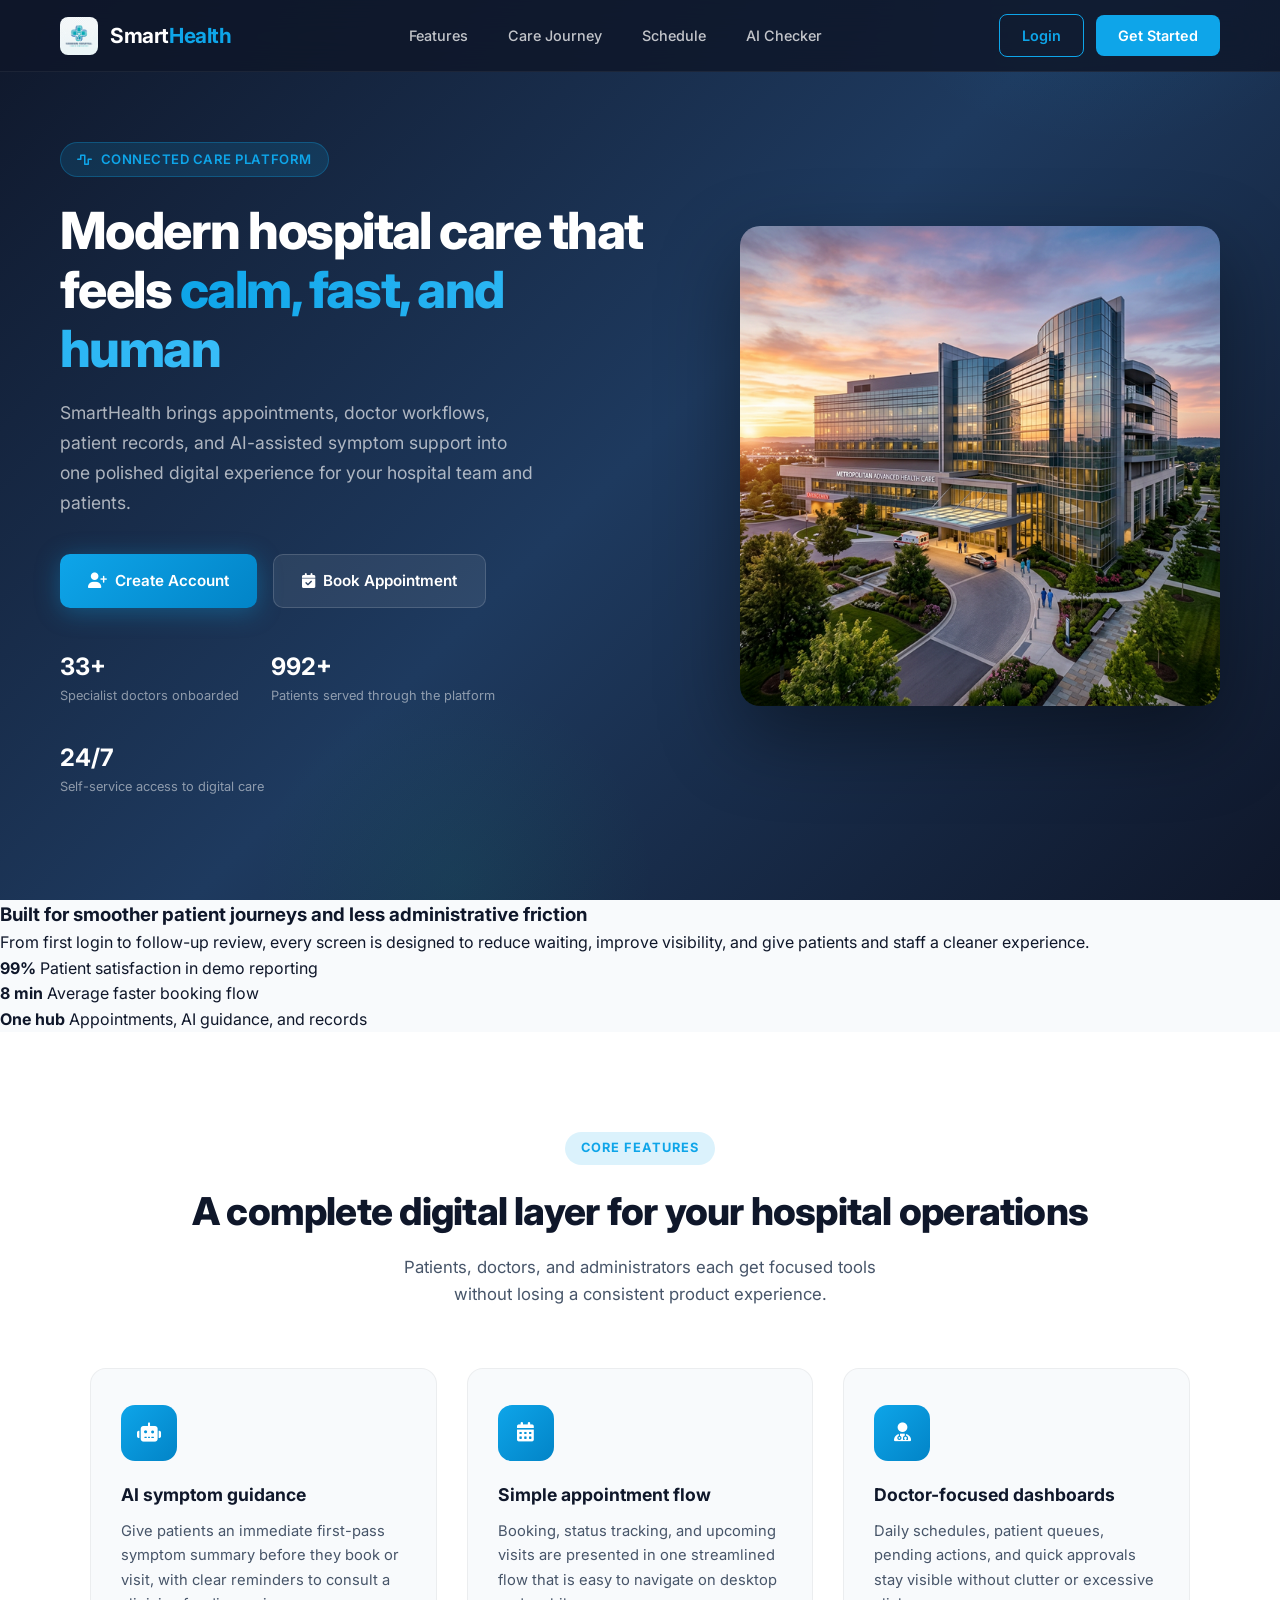
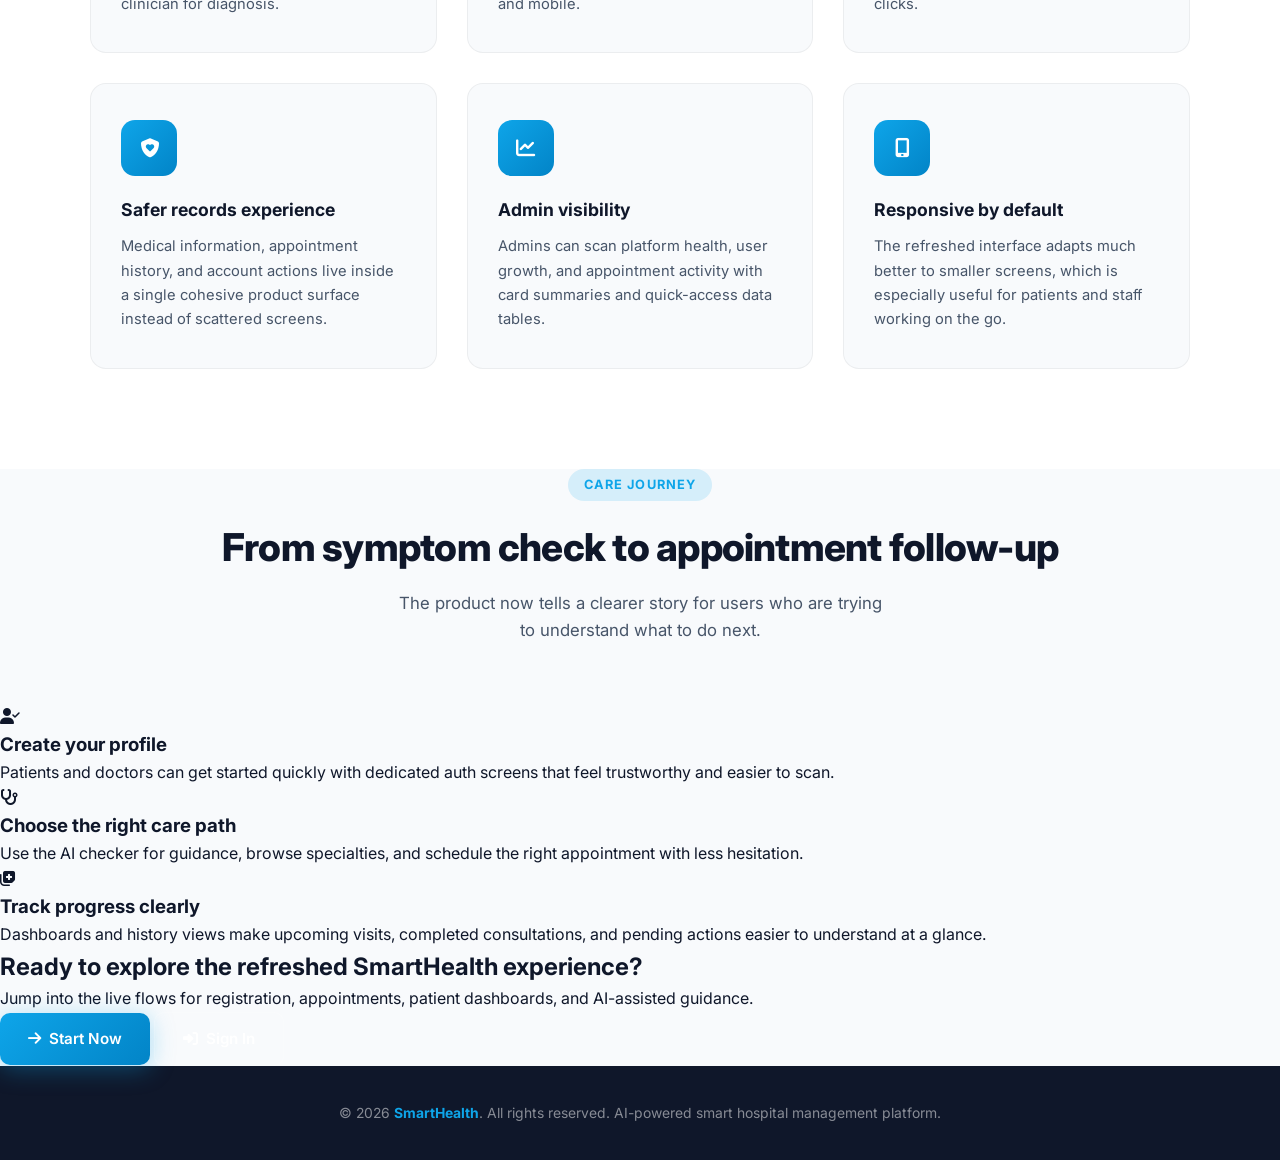
<file: hospitalproject/src/main/resources/static/index.html>
<!DOCTYPE html>
<html lang="en">
<head>
    <meta charset="UTF-8">
    <meta name="viewport" content="width=device-width, initial-scale=1.0">
    <title>SmartHealth | AI Hospital Management System</title>
    <meta name="description" content="Book appointments with expert doctors, manage records, and use AI-assisted symptom guidance with SmartHealth.">
    <link rel="stylesheet" href="css/style.css">
    <link rel="stylesheet" href="https://cdnjs.cloudflare.com/ajax/libs/font-awesome/6.4.0/css/all.min.css">
    <script src="js/Counter.js"></script>
</head>
<body>

<header class="navbar">
    <a href="index.html" class="logo">
        <img src="images/modern_hospital_logo.png" alt="SmartHealth Logo">
        <h2>Smart<span>Health</span></h2>
    </a>

    <nav>
        <a href="#features">Features</a>
        <a href="#journey">Care Journey</a>
        <a href="pages/appointment-calendra.html">Schedule</a>
        <a href="pages/ai-checker.html">AI Checker</a>
    </nav>

    <div class="nav-actions">
        <a href="pages/login.html" class="login-btn">Login</a>
        <a href="pages/register.html" class="signup-btn">Get Started</a>
    </div>
</header>

<section class="hero">
    <div class="hero-content">
        <div class="hero-text">
            <div class="hero-badge">
                <i class="fas fa-wave-square"></i>
                Connected care platform
            </div>
            <h1>Modern hospital care that feels <span class="highlight">calm, fast, and human</span></h1>
            <p>SmartHealth brings appointments, doctor workflows, patient records, and AI-assisted symptom support into one polished digital experience for your hospital team and patients.</p>
            <div class="hero-actions">
                <a href="pages/register.html" class="primary-btn">
                    <i class="fas fa-user-plus"></i>
                    Create Account
                </a>
                <a href="pages/appointment.html" class="secondary-btn">
                    <i class="fas fa-calendar-check"></i>
                    Book Appointment
                </a>
            </div>
            <div class="hero-stats">
                <div class="stat-pill">
                    <span class="num counter" data-target="42" data-suffix="+">0</span>
                    <span class="label">Specialist doctors onboarded</span>
                </div>

                <div class="stat-pill">
                    <span class="num counter" data-target="1280" data-suffix="+">0</span>
                    <span class="label">Patients served through the platform</span>
                </div>

                <div class="stat-pill">
                    <span class="num">24/7</span>
                    <span class="label">Self-service access to digital care</span>
                </div>
            </div>
        </div>

        <div class="hero-image">
            <img src="images/modern_hospital_hero.png" alt="SmartHealth digital healthcare dashboard preview">
        </div>
    </div>
</section>

<section class="trust-strip">
    <div class="trust-panel">
        <div class="trust-copy">
            <h3>Built for smoother patient journeys and less administrative friction</h3>
            <p>From first login to follow-up review, every screen is designed to reduce waiting, improve visibility, and give patients and staff a cleaner experience.</p>
        </div>
        <div class="trust-metrics">
            <div class="trust-metric">
                <strong>99%</strong>
                <span>Patient satisfaction in demo reporting</span>
            </div>
            <div class="trust-metric">
                <strong>8 min</strong>
                <span>Average faster booking flow</span>
            </div>
            <div class="trust-metric">
                <strong>One hub</strong>
                <span>Appointments, AI guidance, and records</span>
            </div>
        </div>
    </div>
</section>

<section class="features" id="features">
    <div class="section-inner">
        <div class="section-header">
            <span class="tag">Core Features</span>
            <h2>A complete digital layer for your hospital operations</h2>
            <p>Patients, doctors, and administrators each get focused tools without losing a consistent product experience.</p>
        </div>

        <div class="features-grid">
            <div class="feature-card">
                <div class="feature-icon"><i class="fas fa-robot"></i></div>
                <h3>AI symptom guidance</h3>
                <p>Give patients an immediate first-pass symptom summary before they book or visit, with clear reminders to consult a clinician for diagnosis.</p>
            </div>
            <div class="feature-card">
                <div class="feature-icon"><i class="fas fa-calendar-days"></i></div>
                <h3>Simple appointment flow</h3>
                <p>Booking, status tracking, and upcoming visits are presented in one streamlined flow that is easy to navigate on desktop and mobile.</p>
            </div>
            <div class="feature-card">
                <div class="feature-icon"><i class="fas fa-user-doctor"></i></div>
                <h3>Doctor-focused dashboards</h3>
                <p>Daily schedules, patient queues, pending actions, and quick approvals stay visible without clutter or excessive clicks.</p>
            </div>
            <div class="feature-card">
                <div class="feature-icon"><i class="fas fa-shield-heart"></i></div>
                <h3>Safer records experience</h3>
                <p>Medical information, appointment history, and account actions live inside a single cohesive product surface instead of scattered screens.</p>
            </div>
            <div class="feature-card">
                <div class="feature-icon"><i class="fas fa-chart-line"></i></div>
                <h3>Admin visibility</h3>
                <p>Admins can scan platform health, user growth, and appointment activity with card summaries and quick-access data tables.</p>
            </div>
            <div class="feature-card">
                <div class="feature-icon"><i class="fas fa-mobile-screen-button"></i></div>
                <h3>Responsive by default</h3>
                <p>The refreshed interface adapts much better to smaller screens, which is especially useful for patients and staff working on the go.</p>
            </div>
        </div>
    </div>
</section>

<section class="journey" id="journey">
    <div class="section-inner">
        <div class="section-header">
            <span class="tag">Care Journey</span>
            <h2>From symptom check to appointment follow-up</h2>
            <p>The product now tells a clearer story for users who are trying to understand what to do next.</p>
        </div>

        <div class="journey-grid">
            <div class="journey-card">
                <div class="journey-icon"><i class="fas fa-user-check"></i></div>
                <h3>Create your profile</h3>
                <p>Patients and doctors can get started quickly with dedicated auth screens that feel trustworthy and easier to scan.</p>
            </div>
            <div class="journey-card">
                <div class="journey-icon"><i class="fas fa-stethoscope"></i></div>
                <h3>Choose the right care path</h3>
                <p>Use the AI checker for guidance, browse specialties, and schedule the right appointment with less hesitation.</p>
            </div>
            <div class="journey-card">
                <div class="journey-icon"><i class="fas fa-notes-medical"></i></div>
                <h3>Track progress clearly</h3>
                <p>Dashboards and history views make upcoming visits, completed consultations, and pending actions easier to understand at a glance.</p>
            </div>
        </div>
    </div>
</section>

<section class="cta">
    <div class="cta-panel">
        <div>
            <h2>Ready to explore the refreshed SmartHealth experience?</h2>
            <p>Jump into the live flows for registration, appointments, patient dashboards, and AI-assisted guidance.</p>
        </div>
        <div class="cta-actions">
            <a href="pages/register.html" class="primary-btn">
                <i class="fas fa-arrow-right"></i>
                Start Now
            </a>
            <a href="pages/login.html" class="secondary-btn">
                <i class="fas fa-right-to-bracket"></i>
                Sign In
            </a>
        </div>
    </div>
</section>

<footer class="footer">
    <p>&copy; 2026 <strong>SmartHealth</strong>. All rights reserved. AI-powered smart hospital management platform.</p>
</footer>

</body>
</html>
</file>
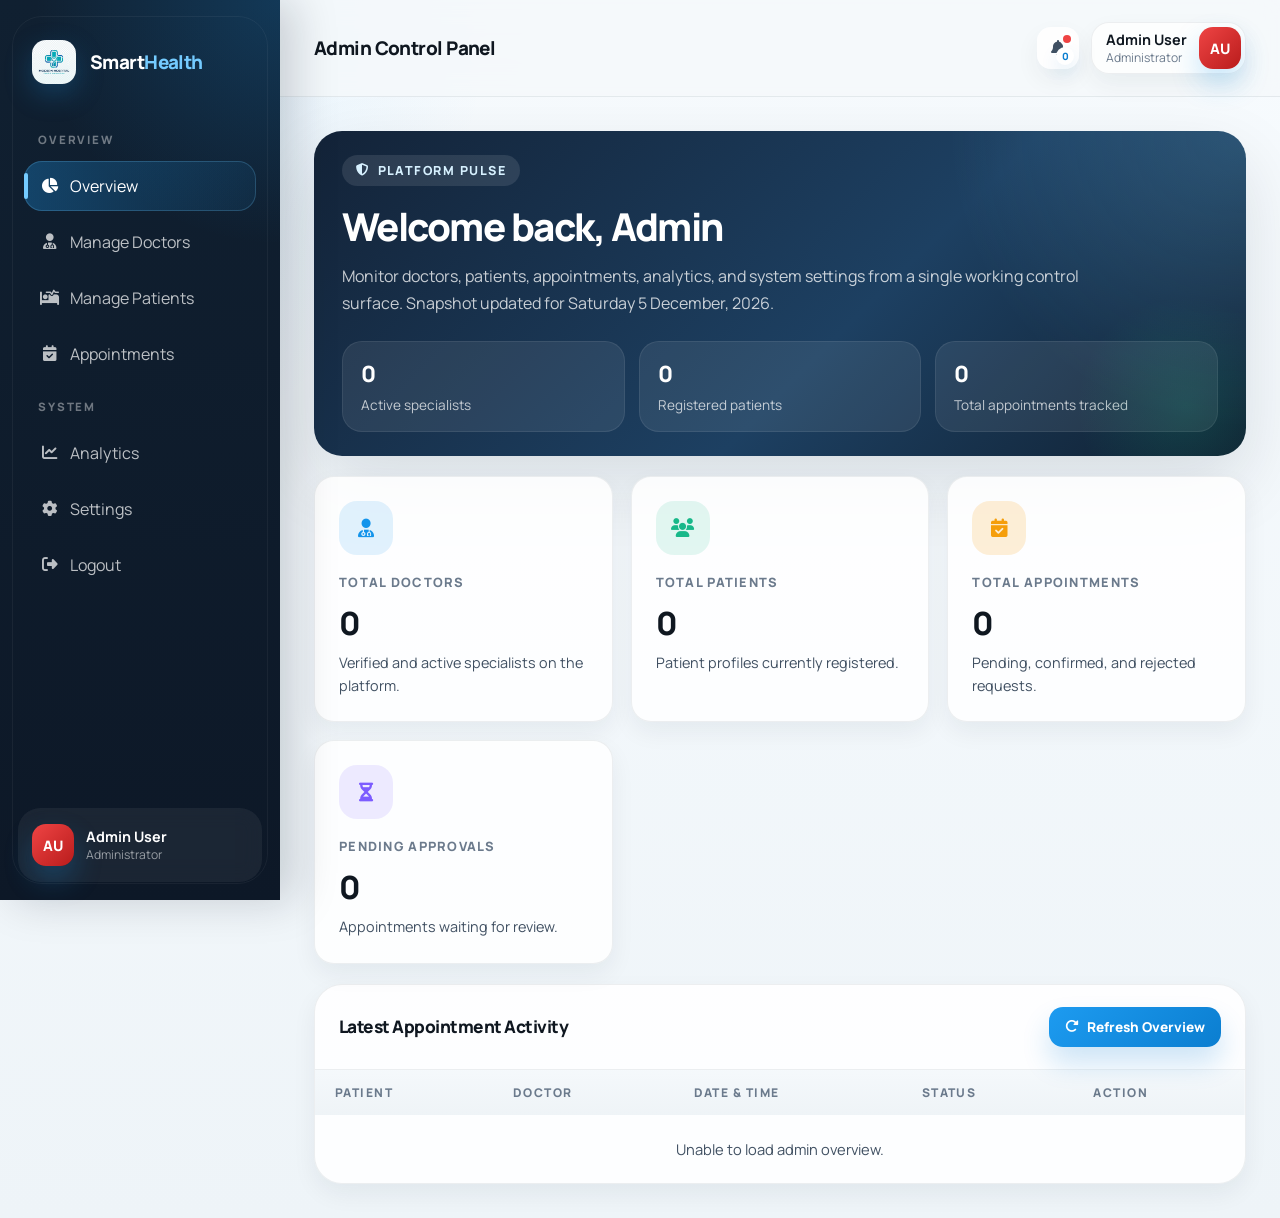
<file: hospitalproject/src/main/resources/static/pages/admin-dashboard.html>
<!DOCTYPE html>
<html lang="en">
<head>
    <meta charset="UTF-8">
    <meta name="viewport" content="width=device-width, initial-scale=1.0">
    <title>Admin Dashboard | SmartHealth</title>
    <link rel="stylesheet" href="../css/dashboard.css">
    <link rel="stylesheet" href="https://cdnjs.cloudflare.com/ajax/libs/font-awesome/6.4.0/css/all.min.css">
</head>
<body>

<div class="layout">
    <div class="sidebar">
        <a href="../index.html" class="brand">
            <img src="../images/modern_hospital_logo.png" alt="Logo">
            <h2>Smart<span>Health</span></h2>
        </a>

        <nav class="nav-menu">
            <span class="nav-label">Overview</span>
            <a href="#" class="nav-link active" data-admin-nav="overview"><i class="fas fa-chart-pie"></i><span>Overview</span></a>
            <a href="#" class="nav-link" data-admin-nav="doctors"><i class="fas fa-user-md"></i><span>Manage Doctors</span></a>
            <a href="#" class="nav-link" data-admin-nav="patients"><i class="fas fa-procedures"></i><span>Manage Patients</span></a>
            <a href="#" class="nav-link" data-admin-nav="appointments"><i class="fas fa-calendar-check"></i><span>Appointments</span></a>
            <span class="nav-label">System</span>
            <a href="#" class="nav-link" data-admin-nav="analytics"><i class="fas fa-chart-line"></i><span>Analytics</span></a>
            <a href="#" class="nav-link" data-admin-nav="settings"><i class="fas fa-gear"></i><span>Settings</span></a>
            <a href="../index.html" class="nav-link logout-bg"><i class="fas fa-right-from-bracket"></i><span>Logout</span></a>
        </nav>

        <div class="sidebar-user">
            <div class="user-avatar" data-user-initials style="background:linear-gradient(135deg,#ef4444,#b91c1c);">AU</div>
            <div class="user-info">
                <span class="name" data-user-name>Admin User</span>
                <span class="role-tag" data-user-role>Administrator</span>
            </div>
        </div>
    </div>

    <div class="main">
        <div class="topbar">
            <h2 id="adminPageTitle">Admin Control Panel</h2>
            <div class="topbar-right">
                <div class="notification-wrap">
                    <button type="button" class="topbar-icon topbar-icon-button notif-dot" data-notification-bell data-notification-role="ADMIN">
                        <i class="fas fa-bell"></i>
                        <span class="notification-count" data-notification-count>0</span>
                    </button>
                    <div class="notification-panel" data-notification-panel>
                        <div class="notification-header">
                            <h4>Notifications</h4>
                            <span data-notification-summary>Loading...</span>
                        </div>
                        <div class="notification-list" data-notification-list></div>
                    </div>
                </div>
                <div class="user-profile">
                    <div class="user-info">
                        <span class="name" data-user-name>Admin User</span>
                        <span class="role" data-user-role>Administrator</span>
                    </div>
                    <div class="user-avatar" data-user-initials style="background:linear-gradient(135deg,#ef4444,#b91c1c);">AU</div>
                </div>
            </div>
        </div>

        <div class="content">
            <section class="admin-section active" data-admin-section="overview">
                <div class="hero-panel compact">
                    <div class="eyebrow"><i class="fas fa-shield-halved"></i> Platform pulse</div>
                    <h1>Welcome back, <span data-user-first-name>Admin</span></h1>
                    <p>Monitor doctors, patients, appointments, analytics, and system settings from a single working control surface. Snapshot updated for <span id="today-date"></span>.</p>
                    <div class="hero-meta">
                        <div class="hero-stat">
                            <strong id="heroDoctors">0</strong>
                            <span>Active specialists</span>
                        </div>
                        <div class="hero-stat">
                            <strong id="heroPatients">0</strong>
                            <span>Registered patients</span>
                        </div>
                        <div class="hero-stat">
                            <strong id="heroAppointments">0</strong>
                            <span>Total appointments tracked</span>
                        </div>
                    </div>
                </div>

                <div class="cards">
                    <div class="card">
                        <div class="card-icon" style="background:rgba(19,148,235,0.12);color:#1394eb;"><i class="fas fa-user-md"></i></div>
                        <h3>Total Doctors</h3>
                        <div class="card-value" id="overviewDoctors">0</div>
                        <p>Verified and active specialists on the platform.</p>
                    </div>
                    <div class="card">
                        <div class="card-icon" style="background:rgba(24,184,137,0.12);color:#18b889;"><i class="fas fa-users"></i></div>
                        <h3>Total Patients</h3>
                        <div class="card-value" id="overviewPatients">0</div>
                        <p>Patient profiles currently registered.</p>
                    </div>
                    <div class="card">
                        <div class="card-icon" style="background:rgba(245,158,11,0.16);color:#f59e0b;"><i class="fas fa-calendar-check"></i></div>
                        <h3>Total Appointments</h3>
                        <div class="card-value" id="overviewAppointments">0</div>
                        <p>Pending, confirmed, and rejected requests.</p>
                    </div>
                    <div class="card">
                        <div class="card-icon" style="background:rgba(124,92,255,0.12);color:#7c5cff;"><i class="fas fa-hourglass-half"></i></div>
                        <h3>Pending Approvals</h3>
                        <div class="card-value" id="overviewPending">0</div>
                        <p>Appointments waiting for review.</p>
                    </div>
                </div>

                <div class="table-card">
                    <div class="table-card-header">
                        <h3>Latest Appointment Activity</h3>
                        <button class="action-btn primary" type="button" onclick="reloadAdminSection('overview')"><i class="fas fa-rotate-right"></i> Refresh Overview</button>
                    </div>
                    <div class="table-wrap">
                        <table>
                            <thead>
                                <tr>
                                    <th>Patient</th>
                                    <th>Doctor</th>
                                    <th>Date &amp; Time</th>
                                    <th>Status</th>
                                    <th>Action</th>
                                </tr>
                            </thead>
                            <tbody id="overviewAppointmentsBody">
                                <tr><td colspan="5">Loading overview data...</td></tr>
                            </tbody>
                        </table>
                    </div>
                </div>
            </section>

            <section class="admin-section" data-admin-section="doctors">
                <div class="admin-toolbar">
                    <div class="page-header">
                        <div>
                            <h1>Manage Doctors</h1>
                            <p>Review all doctor accounts, contact details, and profile information in one place.</p>
                        </div>
                    </div>
                    <div class="admin-toolbar-actions">
                        <div class="search-bar">
                            <i class="fas fa-search"></i>
                            <input type="text" id="doctorSearch" placeholder="Search doctors..." oninput="filterAdminTable('doctorsTableBody', this.value)">
                        </div>
                        <button class="action-btn primary" type="button" onclick="reloadAdminSection('doctors')"><i class="fas fa-rotate-right"></i> Refresh</button>
                    </div>
                </div>

                <div class="table-card">
                    <div class="table-wrap">
                        <table>
                            <thead>
                                <tr>
                                    <th>Name</th>
                                    <th>Email</th>
                                    <th>Phone</th>
                                    <th>Gender</th>
                                    <th>Blood Group</th>
                                </tr>
                            </thead>
                            <tbody id="doctorsTableBody">
                                <tr><td colspan="5">Loading doctors...</td></tr>
                            </tbody>
                        </table>
                    </div>
                </div>
            </section>

            <section class="admin-section" data-admin-section="patients">
                <div class="admin-toolbar">
                    <div class="page-header">
                        <div>
                            <h1>Manage Patients</h1>
                            <p>Access patient registrations, contact details, emergency contacts, and intake information.</p>
                        </div>
                    </div>
                    <div class="admin-toolbar-actions">
                        <div class="search-bar">
                            <i class="fas fa-search"></i>
                            <input type="text" id="patientSearch" placeholder="Search patients..." oninput="filterAdminTable('patientsTableBody', this.value)">
                        </div>
                        <button class="action-btn primary" type="button" onclick="reloadAdminSection('patients')"><i class="fas fa-rotate-right"></i> Refresh</button>
                    </div>
                </div>

                <div class="table-card">
                    <div class="table-wrap">
                        <table>
                            <thead>
                                <tr>
                                    <th>Name</th>
                                    <th>Email</th>
                                    <th>Phone</th>
                                    <th>DOB</th>
                                    <th>Emergency Contact</th>
                                </tr>
                            </thead>
                            <tbody id="patientsTableBody">
                                <tr><td colspan="5">Loading patients...</td></tr>
                            </tbody>
                        </table>
                    </div>
                </div>
            </section>

            <section class="admin-section" data-admin-section="appointments">
                <div class="admin-toolbar">
                    <div class="page-header">
                        <div>
                            <h1>Appointments</h1>
                            <p>Review all patient appointments and approve or reject pending requests.</p>
                        </div>
                    </div>
                    <div class="admin-toolbar-actions">
                        <div class="search-bar">
                            <i class="fas fa-search"></i>
                            <input type="text" id="appointmentSearch" placeholder="Search appointments..." oninput="filterAdminTable('appointmentsTableBody', this.value)">
                        </div>
                        <button class="action-btn primary" type="button" onclick="reloadAdminSection('appointments')"><i class="fas fa-rotate-right"></i> Refresh</button>
                    </div>
                </div>

                <div class="mini-stat-grid">
                    <div class="mini-stat"><strong id="statTotalAppointments">0</strong><span>Total appointments</span></div>
                    <div class="mini-stat"><strong id="statPendingAppointments">0</strong><span>Pending approvals</span></div>
                    <div class="mini-stat"><strong id="statConfirmedAppointments">0</strong><span>Confirmed visits</span></div>
                    <div class="mini-stat"><strong id="statRejectedAppointments">0</strong><span>Rejected requests</span></div>
                </div>

                <div class="table-card">
                    <div class="table-wrap">
                        <table id="adminTable">
                            <thead>
                                <tr>
                                    <th>Patient</th>
                                    <th>Doctor</th>
                                    <th>Date &amp; Time</th>
                                    <th>Status</th>
                                    <th>Action</th>
                                </tr>
                            </thead>
                            <tbody id="appointmentsTableBody">
                                <tr><td colspan="5">Loading appointments...</td></tr>
                            </tbody>
                        </table>
                    </div>
                </div>
            </section>

            <section class="admin-section" data-admin-section="analytics">
                <div class="page-header">
                    <div>
                        <h1>Analytics</h1>
                        <p>High-level performance indicators for registrations and appointment outcomes.</p>
                    </div>
                </div>

                <div class="cards">
                    <div class="card">
                        <div class="card-icon" style="background:rgba(19,148,235,0.12);color:#1394eb;"><i class="fas fa-user-doctor"></i></div>
                        <h3>Total Doctors</h3>
                        <div class="card-value" id="analyticsDoctors">0</div>
                        <p>Doctors participating on the platform.</p>
                    </div>
                    <div class="card">
                        <div class="card-icon" style="background:rgba(24,184,137,0.12);color:#18b889;"><i class="fas fa-users"></i></div>
                        <h3>Total Patients</h3>
                        <div class="card-value" id="analyticsPatients">0</div>
                        <p>Registered patient accounts.</p>
                    </div>
                    <div class="card">
                        <div class="card-icon" style="background:rgba(245,158,11,0.16);color:#f59e0b;"><i class="fas fa-chart-column"></i></div>
                        <h3>Completion Rate</h3>
                        <div class="card-value" id="analyticsCompletionRate">0%</div>
                        <p>Confirmed appointments as a share of total activity.</p>
                    </div>
                    <div class="card">
                        <div class="card-icon" style="background:rgba(124,92,255,0.12);color:#7c5cff;"><i class="fas fa-bolt"></i></div>
                        <h3>Engagement Rate</h3>
                        <div class="card-value" id="analyticsEngagementRate">0%</div>
                        <p>Appointments created relative to patient registrations.</p>
                    </div>
                </div>

                <div class="admin-grid-2">
                    <div class="info-card">
                        <h3>Appointment Breakdown</h3>
                        <div class="bullet-list">
                            <div class="bullet-item"><i class="fas fa-hourglass-half"></i><span>Pending: <strong id="analyticsPending">0</strong></span></div>
                            <div class="bullet-item"><i class="fas fa-circle-check"></i><span>Confirmed: <strong id="analyticsConfirmed">0</strong></span></div>
                            <div class="bullet-item"><i class="fas fa-circle-xmark"></i><span>Rejected: <strong id="analyticsRejected">0</strong></span></div>
                        </div>
                    </div>

                    <div class="info-card">
                        <h3>Operational Snapshot</h3>
                        <div class="bullet-list">
                            <div class="bullet-item"><i class="fas fa-signal"></i><span id="analyticsSummaryOne">Loading current platform trends...</span></div>
                            <div class="bullet-item"><i class="fas fa-chart-line"></i><span id="analyticsSummaryTwo">Loading appointment performance...</span></div>
                            <div class="bullet-item"><i class="fas fa-users-gear"></i><span id="analyticsSummaryThree">Loading user growth summary...</span></div>
                        </div>
                    </div>
                </div>
            </section>

            <section class="admin-section" data-admin-section="settings">
                <div class="page-header">
                    <div>
                        <h1>Settings</h1>
                        <p>Control a few admin workspace preferences directly from the dashboard.</p>
                    </div>
                </div>

                <div class="form-card">
                    <h2>Workspace Preferences</h2>
                    <p class="form-desc">These settings are stored in your browser so the admin workspace feels more personalized each time you return.</p>

                    <form id="adminSettingsForm">
                        <div class="settings-grid">
                            <div class="form-group">
                                <label for="hospitalName">Hospital Name</label>
                                <input type="text" id="hospitalName" placeholder="SmartHealth Hospital">
                            </div>
                            <div class="form-group">
                                <label for="supportEmail">Support Email</label>
                                <input type="email" id="supportEmail" placeholder="support@hospital.com">
                            </div>
                            <div class="form-group">
                                <label for="dashboardRefresh">Auto Refresh Interval</label>
                                <select id="dashboardRefresh">
                                    <option value="30000">30 seconds</option>
                                    <option value="60000">1 minute</option>
                                    <option value="120000">2 minutes</option>
                                </select>
                            </div>
                            <div class="form-group">
                                <label for="adminThemeAccent">Accent Preference</label>
                                <select id="adminThemeAccent">
                                    <option value="blue">Sky Blue</option>
                                    <option value="green">Mint Green</option>
                                    <option value="warm">Warm Amber</option>
                                </select>
                            </div>
                        </div>
                        <button type="submit" class="btn-primary"><i class="fas fa-floppy-disk"></i> Save Settings</button>
                        <p class="settings-note">This keeps the settings section working immediately without requiring a dedicated server-side preferences table.</p>
                    </form>
                </div>
            </section>
        </div>
    </div>
</div>

<div class="toast" id="toast"></div>

<script src="../js/session-ui.js"></script>
<script src="../js/notifications.js"></script>
<script src="../js/admin.js"></script>
</body>
</html>
</file>
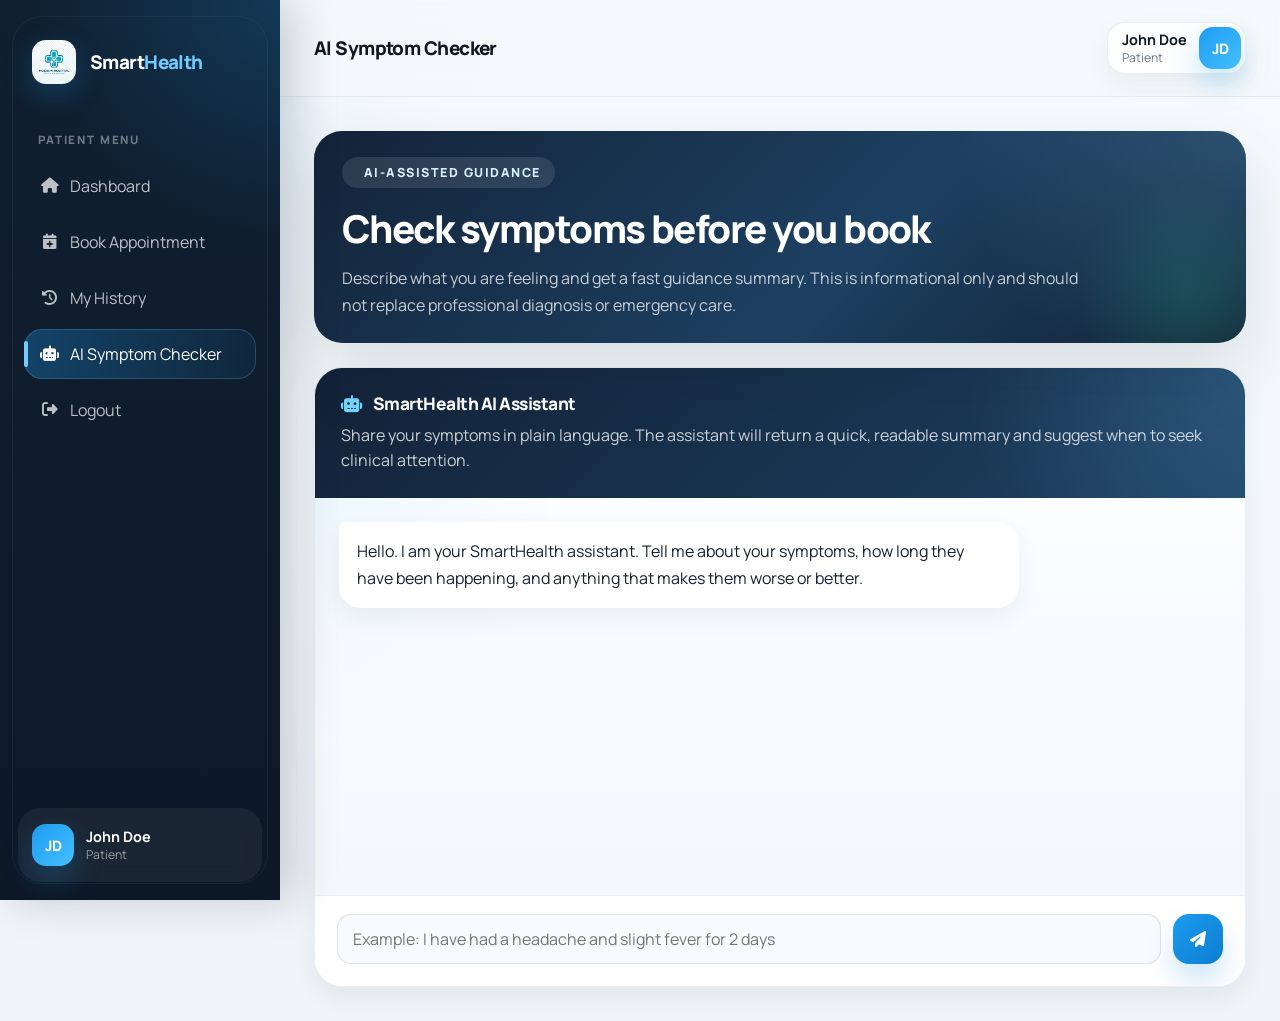
<file: hospitalproject/src/main/resources/static/pages/ai-checker.html>
<!DOCTYPE html>
<html lang="en">
<head>
    <meta charset="UTF-8">
    <meta name="viewport" content="width=device-width, initial-scale=1.0">
    <title>AI Symptom Checker | SmartHealth</title>
    <link rel="stylesheet" href="../css/dashboard.css">
    <link rel="stylesheet" href="https://cdnjs.cloudflare.com/ajax/libs/font-awesome/6.4.0/css/all.min.css">
</head>
<body>

<div class="layout">
    <div class="sidebar">
        <a href="../index.html" class="brand">
            <img src="../images/modern_hospital_logo.png" alt="Logo">
            <h2>Smart<span>Health</span></h2>
        </a>
        <nav class="nav-menu">
            <span class="nav-label">Patient Menu</span>
            <a href="patient-dashboard.html" class="nav-link"><i class="fas fa-house"></i><span>Dashboard</span></a>
            <a href="appointment.html" class="nav-link"><i class="fas fa-calendar-plus"></i><span>Book Appointment</span></a>
            <a href="appointment-history.html" class="nav-link"><i class="fas fa-clock-rotate-left"></i><span>My History</span></a>
            <a href="ai-checker.html" class="nav-link active"><i class="fas fa-robot"></i><span>AI Symptom Checker</span></a>
            <a href="../index.html" class="nav-link logout-bg"><i class="fas fa-right-from-bracket"></i><span>Logout</span></a>
        </nav>
        <div class="sidebar-user">
            <div class="user-avatar" data-user-initials>JD</div>
            <div class="user-info">
                <span class="name" data-user-name>John Doe</span>
                <span class="role-tag" data-user-role>Patient</span>
            </div>
        </div>
    </div>

    <div class="main">
        <div class="topbar">
            <h2>AI Symptom Checker</h2>
            <div class="topbar-right">
                <div class="user-profile">
                    <div class="user-info"><span class="name" data-user-name>John Doe</span><span class="role" data-user-role>Patient</span></div>
                    <div class="user-avatar" data-user-initials>JD</div>
                </div>
            </div>
        </div>

        <div class="content">
            <div class="hero-panel compact">
                <div class="eyebrow"><i class="fas fa-sparkles"></i> AI-assisted guidance</div>
                <h1>Check symptoms before you book</h1>
                <p>Describe what you are feeling and get a fast guidance summary. This is informational only and should not replace professional diagnosis or emergency care.</p>
            </div>

            <div class="ai-container">
                <div class="ai-header">
                    <h2><i class="fas fa-robot" style="color:#76d6ff;margin-right:8px;"></i> SmartHealth AI Assistant</h2>
                    <p>Share your symptoms in plain language. The assistant will return a quick, readable summary and suggest when to seek clinical attention.</p>
                </div>

                <div class="ai-messages" id="chatBox">
                    <div class="msg bot">
                        Hello. I am your SmartHealth assistant. Tell me about your symptoms, how long they have been happening, and anything that makes them worse or better.
                    </div>
                </div>

                <div class="ai-input-area">
                    <input type="text" id="symptom" placeholder="Example: I have had a headache and slight fever for 2 days" onkeydown="if(event.key==='Enter') checkSymptom()">
                    <button class="ai-send-btn" onclick="checkSymptom()" title="Send">
                        <i class="fas fa-paper-plane"></i>
                    </button>
                </div>
            </div>
        </div>
    </div>
</div>

<script src="../js/session-ui.js"></script>
<script>
    const KB = {
        fever: { emoji: 'Thermometer', result: 'Possible conditions: Viral fever, flu, or malaria. Recommendation: Stay hydrated, rest, and consult a doctor if the fever exceeds 103 F or lasts more than 3 days.' },
        headache: { emoji: 'Headache', result: 'Possible conditions: Tension headache, migraine, dehydration, or sinusitis. Recommendation: Rest, hydrate, and seek care if headaches become frequent or severe.' },
        cough: { emoji: 'Cough', result: 'Possible conditions: Common cold, bronchitis, allergies, or COVID-19. Recommendation: Stay hydrated and seek care if the cough lasts longer than 2 weeks or causes breathing difficulty.' },
        chest: { emoji: 'Urgent', result: 'Possible conditions include acid reflux, angina, or lung-related issues. Urgent note: chest pain can be serious, so please seek immediate medical help.' },
        fatigue: { emoji: 'Fatigue', result: 'Possible conditions: anemia, thyroid disorder, sleep issues, or depression. Recommendation: Rest well, eat balanced meals, and get evaluated if fatigue persists.' },
        stomach: { emoji: 'Stomach', result: 'Possible conditions: gastritis, food poisoning, IBS, or appendicitis. Recommendation: Stay hydrated and seek urgent care if pain is severe.' },
        cold: { emoji: 'Cold', result: 'Possible conditions: common cold, rhinitis, or sinusitis. Recommendation: Rest, warm fluids, and seek care if symptoms last beyond 10 days.' },
        back: { emoji: 'Back pain', result: 'Possible conditions: muscle strain, disc issues, or kidney-related causes. Recommendation: Avoid heavy lifting and seek care if pain radiates or becomes severe.' },
        diabetes: { emoji: 'Diabetes', result: 'Symptoms like excessive thirst or urination may suggest diabetes. Recommendation: Check blood sugar levels and consult an endocrinologist.' },
        default: { emoji: 'General', result: 'I could not find a close symptom match. For a more accurate evaluation, please book an appointment with one of our specialists.' }
    };

    function checkSymptom() {
        const input = document.getElementById('symptom');
        const val = input.value.trim();
        if (!val) return;

        appendMsg(val, 'user');
        input.value = '';

        const box = document.getElementById('chatBox');
        const typing = document.createElement('div');
        typing.className = 'msg bot';
        typing.innerHTML = '<i class="fas fa-ellipsis"></i> Analyzing your symptoms...';
        box.appendChild(typing);
        box.scrollTop = box.scrollHeight;

        setTimeout(() => {
            typing.remove();
            const lc = val.toLowerCase();
            let result = KB.default;
            for (const [key, val2] of Object.entries(KB)) {
                if (key !== 'default' && lc.includes(key)) {
                    result = val2;
                    break;
                }
            }
            appendMsg('<strong>' + result.emoji + ' analysis:</strong><br><br>' + result.result, 'bot', true);
        }, 1200);
    }

    function appendMsg(text, type, isHtml = false) {
        const box = document.getElementById('chatBox');
        const div = document.createElement('div');
        div.className = 'msg ' + type;
        if (isHtml) {
            div.innerHTML = text;
        } else {
            div.textContent = text;
        }
        box.appendChild(div);
        box.scrollTop = box.scrollHeight;
    }
</script>

</body>
</html>
</file>
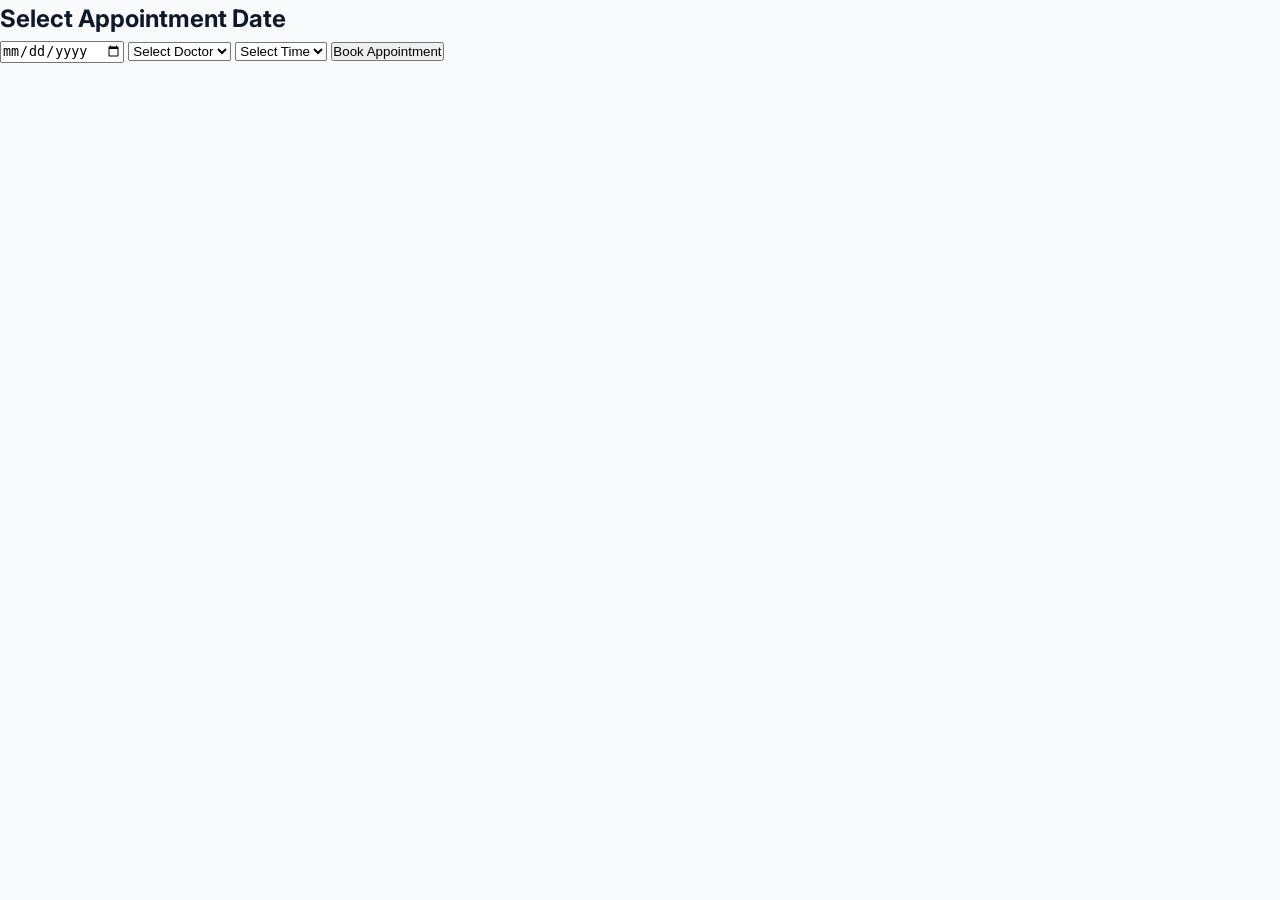
<file: hospitalproject/src/main/resources/static/pages/appointment-calendra.html>
<!DOCTYPE html>
<html>

<head>

    <title>Appointment Calendar</title>

    <link rel="stylesheet" href="../css/style.css">

</head>

<body>

<div class="form-container">

    <h2>Select Appointment Date</h2>

    <input type="date" id="date">

    <select id="doctor">

        <option>Select Doctor</option>
        <option>Dr Sharma</option>
        <option>Dr Gupta</option>
        <option>Dr Mehta</option>

    </select>

    <select id="time">

        <option>Select Time</option>
        <option>10:00 AM</option>
        <option>11:00 AM</option>
        <option>12:00 PM</option>

    </select>

    <button onclick="bookAppointment()">Book Appointment</button>

    <div id="message"></div>

</div>

<script src="../js/calendra.js"></script>

</body>
</html>
</file>
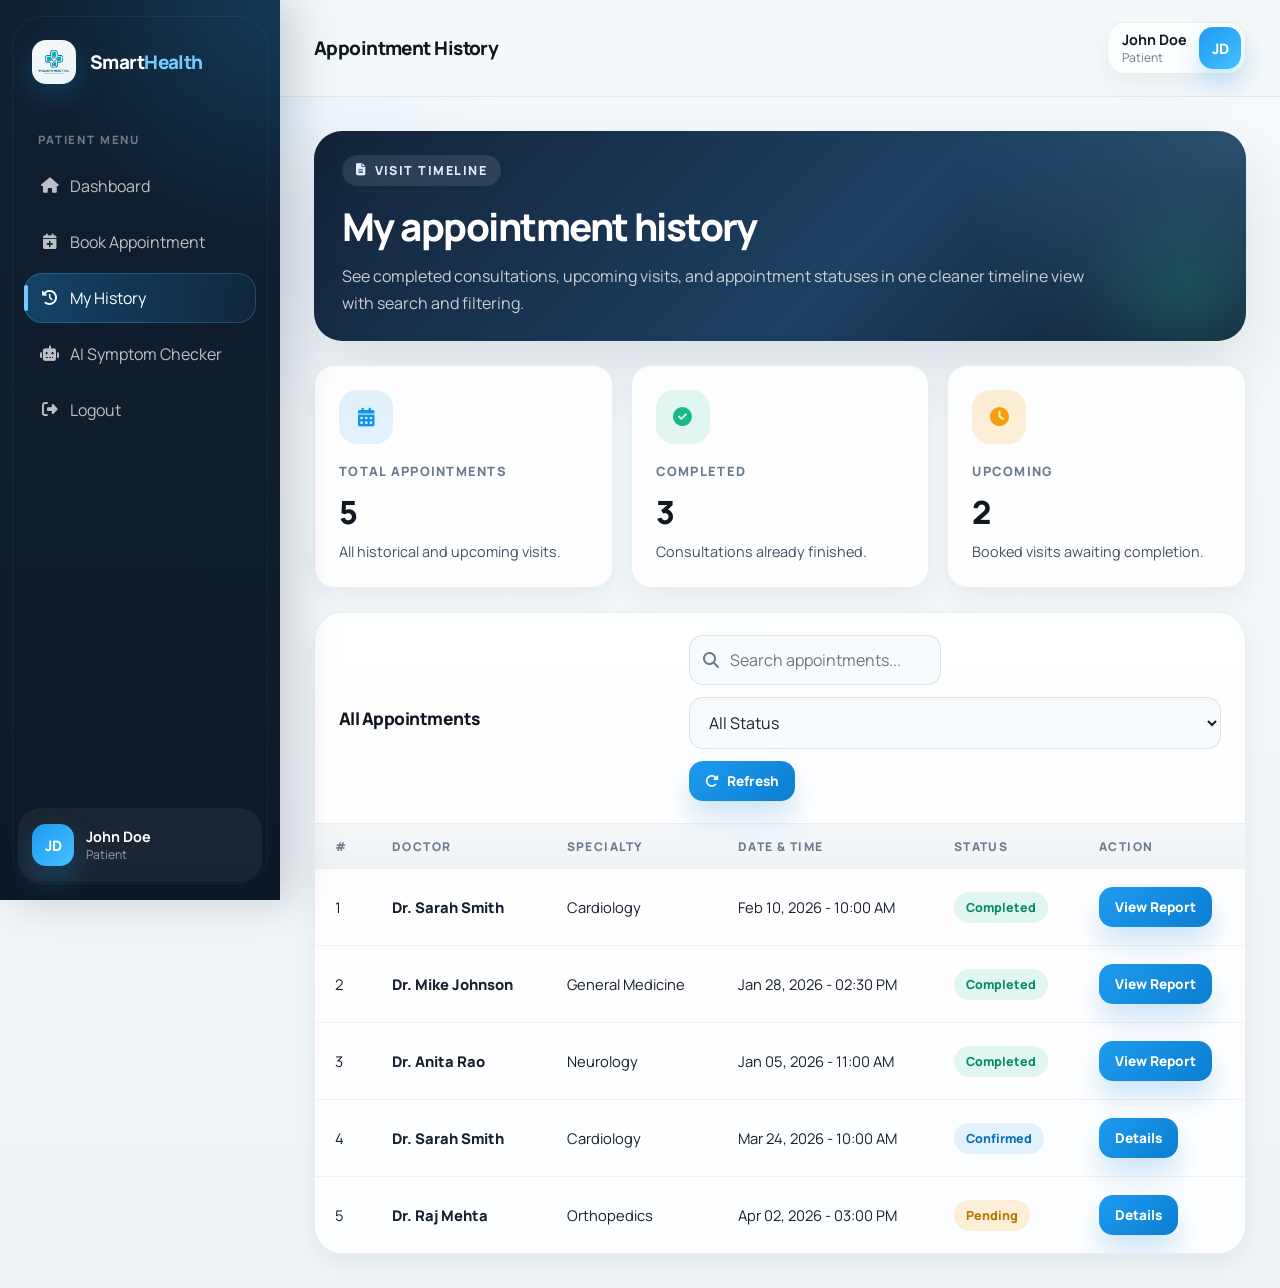
<file: hospitalproject/src/main/resources/static/pages/appointment-history.html>
<!DOCTYPE html>
<html lang="en">
<head>
    <meta charset="UTF-8">
    <meta name="viewport" content="width=device-width, initial-scale=1.0">
    <title>Appointment History | SmartHealth</title>
    <link rel="stylesheet" href="../css/dashboard.css">
    <link rel="stylesheet" href="https://cdnjs.cloudflare.com/ajax/libs/font-awesome/6.4.0/css/all.min.css">
</head>
<body>

<div class="layout">
    <div class="sidebar">
        <a href="../index.html" class="brand">
            <img src="../images/modern_hospital_logo.png" alt="Logo">
            <h2>Smart<span>Health</span></h2>
        </a>
        <nav class="nav-menu">
            <span class="nav-label">Patient Menu</span>
            <a href="patient-dashboard.html" class="nav-link"><i class="fas fa-house"></i><span>Dashboard</span></a>
            <a href="appointment.html" class="nav-link"><i class="fas fa-calendar-plus"></i><span>Book Appointment</span></a>
            <a href="appointment-history.html" class="nav-link active"><i class="fas fa-clock-rotate-left"></i><span>My History</span></a>
            <a href="ai-checker.html" class="nav-link"><i class="fas fa-robot"></i><span>AI Symptom Checker</span></a>
            <a href="../index.html" class="nav-link logout-bg"><i class="fas fa-right-from-bracket"></i><span>Logout</span></a>
        </nav>
        <div class="sidebar-user">
            <div class="user-avatar" data-user-initials>JD</div>
            <div class="user-info">
                <span class="name" data-user-name>John Doe</span>
                <span class="role-tag" data-user-role>Patient</span>
            </div>
        </div>
    </div>

    <div class="main">
        <div class="topbar">
            <h2>Appointment History</h2>
            <div class="topbar-right">
                <div class="user-profile">
                    <div class="user-info"><span class="name" data-user-name>John Doe</span><span class="role" data-user-role>Patient</span></div>
                    <div class="user-avatar" data-user-initials>JD</div>
                </div>
            </div>
        </div>

        <div class="content">
            <div class="hero-panel compact">
                <div class="eyebrow"><i class="fas fa-file-lines"></i> Visit timeline</div>
                <h1>My appointment history</h1>
                <p>See completed consultations, upcoming visits, and appointment statuses in one cleaner timeline view with search and filtering.</p>
            </div>

            <div class="cards">
                <div class="card">
                    <div class="card-icon" style="background:rgba(19,148,235,0.12);color:#1394eb;"><i class="fas fa-calendar-alt"></i></div>
                    <h3>Total Appointments</h3>
                    <div class="card-value" id="total-count">5</div>
                    <p>All historical and upcoming visits.</p>
                </div>
                <div class="card">
                    <div class="card-icon" style="background:rgba(24,184,137,0.12);color:#18b889;"><i class="fas fa-check-circle"></i></div>
                    <h3>Completed</h3>
                    <div class="card-value" id="done-count">3</div>
                    <p>Consultations already finished.</p>
                </div>
                <div class="card">
                    <div class="card-icon" style="background:rgba(245,158,11,0.16);color:#f59e0b;"><i class="fas fa-clock"></i></div>
                    <h3>Upcoming</h3>
                    <div class="card-value" id="pending-count">2</div>
                    <p>Booked visits awaiting completion.</p>
                </div>
            </div>

            <div class="table-card">
                <div class="table-card-header">
                    <h3>All Appointments</h3>
                    <div style="display:flex;gap:12px;align-items:center;flex-wrap:wrap;">
                        <div class="search-bar">
                            <i class="fas fa-search"></i>
                            <input type="text" placeholder="Search appointments..." oninput="filterHistory(this.value)" id="historySearch">
                        </div>
                        <select id="statusFilter" class="filter-select" onchange="filterHistory(document.getElementById('historySearch').value)">
                            <option value="">All Status</option>
                            <option value="Completed">Completed</option>
                            <option value="Confirmed">Confirmed</option>
                            <option value="Pending">Pending</option>
                            <option value="Cancelled">Cancelled</option>
                        </select>
                        <button class="action-btn primary" id="historyRefreshBtn" onclick="loadHistory()">
                            <i class="fas fa-rotate-right"></i> Refresh
                        </button>
                    </div>
                </div>
                <div class="table-wrap">
                    <table>
                        <thead>
                            <tr>
                                <th>#</th>
                                <th>Doctor</th>
                                <th>Specialty</th>
                                <th>Date &amp; Time</th>
                                <th>Status</th>
                                <th>Action</th>
                            </tr>
                        </thead>
                        <tbody id="history">
                            <tr>
                                <td>1</td>
                                <td><span class="td-name">Dr. Sarah Smith</span></td>
                                <td>Cardiology</td>
                                <td>Feb 10, 2026 - 10:00 AM</td>
                                <td><span class="badge badge-green">Completed</span></td>
                                <td><a href="#" class="action-btn primary">View Report</a></td>
                            </tr>
                            <tr>
                                <td>2</td>
                                <td><span class="td-name">Dr. Mike Johnson</span></td>
                                <td>General Medicine</td>
                                <td>Jan 28, 2026 - 02:30 PM</td>
                                <td><span class="badge badge-green">Completed</span></td>
                                <td><a href="#" class="action-btn primary">View Report</a></td>
                            </tr>
                            <tr>
                                <td>3</td>
                                <td><span class="td-name">Dr. Anita Rao</span></td>
                                <td>Neurology</td>
                                <td>Jan 05, 2026 - 11:00 AM</td>
                                <td><span class="badge badge-green">Completed</span></td>
                                <td><a href="#" class="action-btn primary">View Report</a></td>
                            </tr>
                            <tr>
                                <td>4</td>
                                <td><span class="td-name">Dr. Sarah Smith</span></td>
                                <td>Cardiology</td>
                                <td>Mar 24, 2026 - 10:00 AM</td>
                                <td><span class="badge badge-blue">Confirmed</span></td>
                                <td><a href="#" class="action-btn primary">Details</a></td>
                            </tr>
                            <tr>
                                <td>5</td>
                                <td><span class="td-name">Dr. Raj Mehta</span></td>
                                <td>Orthopedics</td>
                                <td>Apr 02, 2026 - 03:00 PM</td>
                                <td><span class="badge badge-yellow">Pending</span></td>
                                <td><a href="#" class="action-btn primary">Details</a></td>
                            </tr>
                        </tbody>
                    </table>
                </div>
            </div>
        </div>
    </div>
</div>

<script src="../js/session-ui.js"></script>
<script src="../js/history.js"></script>
<script>
    const doctorNameFallback = {
        1: 'Dr. Sarah Smith',
        2: 'Dr. Mike Johnson',
        3: 'Dr. Anita Rao',
        4: 'Dr. Raj Mehta'
    };

    function filterHistory(q) {
        const statusVal = document.getElementById('statusFilter').value.toLowerCase();
        const rows = document.querySelectorAll('#history tr');
        rows.forEach(r => {
            const text = r.textContent.toLowerCase();
            const matchQ = !q || text.includes(q.toLowerCase());
            const matchS = !statusVal || text.includes(statusVal);
            r.style.display = (matchQ && matchS) ? '' : 'none';
        });
    }

    async function getDoctorLookup(token) {
        try {
            const res = await fetch('http://localhost:8083/api/users/doctors', {
                headers: { 'Authorization': 'Bearer ' + token }
            });
            if (!res.ok) throw new Error();
            const doctors = await res.json();
            return doctors.reduce((acc, doctor) => {
                acc[doctor.id] = doctor.name;
                return acc;
            }, { ...doctorNameFallback });
        } catch (_) {
            return { ...doctorNameFallback };
        }
    }

    function formatAppointmentTime(value) {
        if (!value) return '-';
        const date = new Date(value);
        if (Number.isNaN(date.getTime())) return value;
        return date.toLocaleString('en-IN', {
            year: 'numeric',
            month: 'short',
            day: 'numeric',
            hour: '2-digit',
            minute: '2-digit'
        });
    }

    function formatStatusLabel(status) {
        if (status === 'CONFIRMED') return 'Confirmed';
        if (status === 'PENDING') return 'Pending';
        if (status === 'REJECTED') return 'Cancelled';
        return status || 'Unknown';
    }

    async function loadHistory() {
        const token = localStorage.getItem('token');
        const patientId = localStorage.getItem('userId');
        const refreshBtn = document.getElementById('historyRefreshBtn');

        if (!token || !patientId) return;

        refreshBtn.classList.add('is-loading');
        refreshBtn.innerHTML = '<i class="fas fa-rotate-right"></i> Refreshing...';

        try {
            const doctorLookup = await getDoctorLookup(token);
            const res = await fetch(`http://localhost:8083/api/appointments/patient/${patientId}`, {
                headers: { 'Authorization': 'Bearer ' + token }
            });

            if (!res.ok) throw new Error('Unable to refresh appointment history right now.');

            const data = await res.json();
            const tbody = document.getElementById('history');

            tbody.innerHTML = data.map((a, i) => `
                <tr>
                    <td>${i + 1}</td>
                    <td><span class="td-name">${doctorLookup[a.doctorId] || `Doctor ${a.doctorId}`}</span></td>
                    <td>-</td>
                    <td>${formatAppointmentTime(a.appointmentTime)}</td>
                    <td><span class="badge badge-${a.status === 'CONFIRMED' ? 'green' : a.status === 'PENDING' ? 'yellow' : 'red'}">${formatStatusLabel(a.status)}</span></td>
                    <td><a href="#" class="action-btn primary">Details</a></td>
                </tr>
            `).join('');

            if (!data.length) {
                tbody.innerHTML = `
                    <tr>
                        <td colspan="6">No appointment history found yet.</td>
                    </tr>
                `;
            }

            document.getElementById('total-count').textContent = data.length;
            document.getElementById('done-count').textContent = data.filter(a => a.status === 'CONFIRMED').length;
            document.getElementById('pending-count').textContent = data.filter(a => a.status === 'PENDING').length;
            showToast('History refreshed successfully.', 'success');
        } catch (err) {
            showToast(err.message || 'Unable to refresh appointment history right now.', 'error');
        } finally {
            refreshBtn.classList.remove('is-loading');
            refreshBtn.innerHTML = '<i class="fas fa-rotate-right"></i> Refresh';
        }
    }

    loadHistory();
</script>

</body>
</html>
</file>
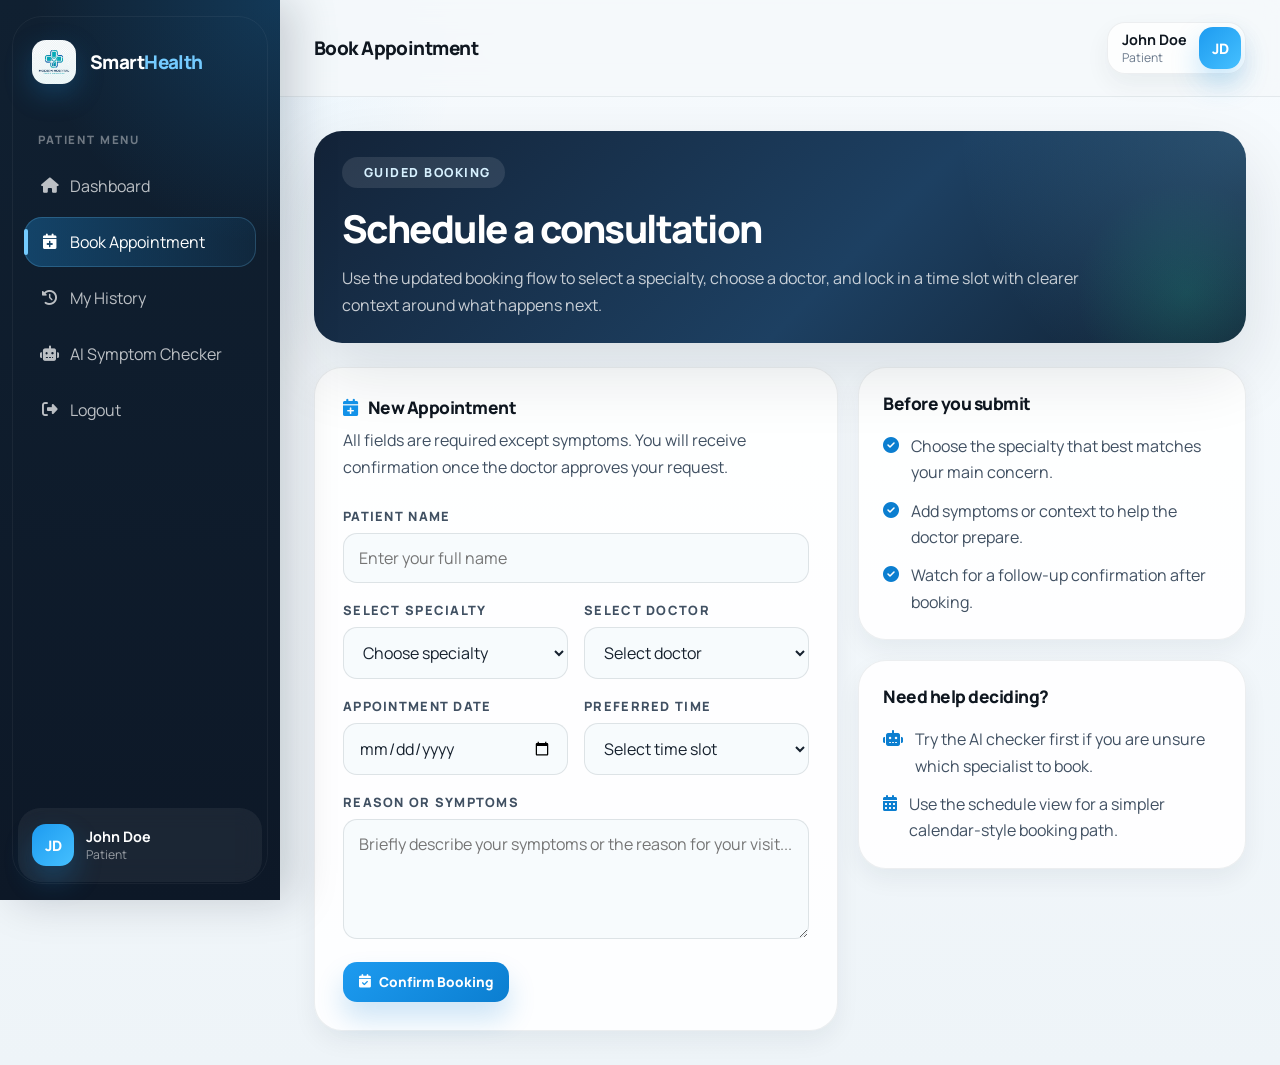
<file: hospitalproject/src/main/resources/static/pages/appointment.html>
<!DOCTYPE html>
<html lang="en">
<head>
    <meta charset="UTF-8">
    <meta name="viewport" content="width=device-width, initial-scale=1.0">
    <title>Book Appointment | SmartHealth</title>
    <link rel="stylesheet" href="../css/dashboard.css">
    <link rel="stylesheet" href="https://cdnjs.cloudflare.com/ajax/libs/font-awesome/6.4.0/css/all.min.css">
</head>
<body>

<div class="layout">
    <div class="sidebar">
        <a href="../index.html" class="brand">
            <img src="../images/modern_hospital_logo.png" alt="Logo">
            <h2>Smart<span>Health</span></h2>
        </a>

        <nav class="nav-menu">
            <span class="nav-label">Patient Menu</span>
            <a href="patient-dashboard.html" class="nav-link"><i class="fas fa-house"></i><span>Dashboard</span></a>
            <a href="appointment.html" class="nav-link active"><i class="fas fa-calendar-plus"></i><span>Book Appointment</span></a>
            <a href="appointment-history.html" class="nav-link"><i class="fas fa-clock-rotate-left"></i><span>My History</span></a>
            <a href="ai-checker.html" class="nav-link"><i class="fas fa-robot"></i><span>AI Symptom Checker</span></a>
            <a href="../index.html" class="nav-link logout-bg"><i class="fas fa-right-from-bracket"></i><span>Logout</span></a>
        </nav>

        <div class="sidebar-user">
            <div class="user-avatar" data-user-initials>JD</div>
            <div class="user-info">
                <span class="name" data-user-name>John Doe</span>
                <span class="role-tag" data-user-role>Patient</span>
            </div>
        </div>
    </div>

    <div class="main">
        <div class="topbar">
            <h2>Book Appointment</h2>
            <div class="topbar-right">
                <div class="user-profile">
                    <div class="user-info">
                        <span class="name" data-user-name>John Doe</span>
                        <span class="role" data-user-role>Patient</span>
                    </div>
                    <div class="user-avatar" data-user-initials>JD</div>
                </div>
            </div>
        </div>

        <div class="content">
            <div class="hero-panel compact">
                <div class="eyebrow"><i class="fas fa-calendar-heart"></i> Guided booking</div>
                <h1>Schedule a consultation</h1>
                <p>Use the updated booking flow to select a specialty, choose a doctor, and lock in a time slot with clearer context around what happens next.</p>
            </div>

            <div class="form-container">
                <div class="form-grid">
                    <div class="form-card">
                        <h2><i class="fas fa-calendar-plus" style="color:#1394eb;margin-right:8px;"></i> New Appointment</h2>
                        <p class="form-desc">All fields are required except symptoms. You will receive confirmation once the doctor approves your request.</p>

                        <form id="appointmentForm" onsubmit="bookAppointment(event)">
                            <div class="form-group">
                                <label for="patientName">Patient Name</label>
                                <input type="text" id="patientName" placeholder="Enter your full name" required>
                            </div>

                            <div class="form-row">
                                <div class="form-group">
                                    <label for="specialty">Select Specialty</label>
                                    <select id="specialty" onchange="updateDoctors()" required>
                                        <option value="" disabled selected>Choose specialty</option>
                                        <option value="cardiology">Cardiology</option>
                                        <option value="neuro">Neurology</option>
                                        <option value="general">General Medicine</option>
                                        <option value="ortho">Orthopedics</option>
                                        <option value="pediatrics">Pediatrics</option>
                                        <option value="dermatology">Dermatology</option>
                                    </select>
                                </div>
                                <div class="form-group">
                                    <label for="doctor">Select Doctor</label>
                                    <select id="doctor" required>
                                        <option value="" disabled selected>Select doctor</option>
                                        <option value="1">Dr. Sarah Smith</option>
                                        <option value="2">Dr. Mike Johnson</option>
                                        <option value="3">Dr. Anita Rao</option>
                                        <option value="4">Dr. Raj Mehta</option>
                                    </select>
                                </div>
                            </div>

                            <div class="form-row">
                                <div class="form-group">
                                    <label for="appDate">Appointment Date</label>
                                    <input type="date" id="appDate" required min="">
                                </div>
                                <div class="form-group">
                                    <label for="appTime">Preferred Time</label>
                                    <select id="appTime" required>
                                        <option value="" disabled selected>Select time slot</option>
                                        <option value="09:00">09:00 AM</option>
                                        <option value="10:00">10:00 AM</option>
                                        <option value="11:00">11:00 AM</option>
                                        <option value="12:00">12:00 PM</option>
                                        <option value="14:00">02:00 PM</option>
                                        <option value="15:00">03:00 PM</option>
                                        <option value="16:00">04:00 PM</option>
                                    </select>
                                </div>
                            </div>

                            <div class="form-group">
                                <label for="reason">Reason or Symptoms</label>
                                <textarea id="reason" rows="4" placeholder="Briefly describe your symptoms or the reason for your visit..."></textarea>
                            </div>

                            <button type="submit" class="btn-primary" id="bookBtn">
                                <i class="fas fa-calendar-check"></i> Confirm Booking
                            </button>
                        </form>
                    </div>

                    <div class="stack">
                        <div class="info-card">
                            <h3>Before you submit</h3>
                            <div class="bullet-list">
                                <div class="bullet-item"><i class="fas fa-circle-check"></i><span>Choose the specialty that best matches your main concern.</span></div>
                                <div class="bullet-item"><i class="fas fa-circle-check"></i><span>Add symptoms or context to help the doctor prepare.</span></div>
                                <div class="bullet-item"><i class="fas fa-circle-check"></i><span>Watch for a follow-up confirmation after booking.</span></div>
                            </div>
                        </div>

                        <div class="info-card">
                            <h3>Need help deciding?</h3>
                            <div class="bullet-list">
                                <div class="bullet-item"><i class="fas fa-robot"></i><span>Try the AI checker first if you are unsure which specialist to book.</span></div>
                                <div class="bullet-item"><i class="fas fa-calendar-days"></i><span>Use the schedule view for a simpler calendar-style booking path.</span></div>
                            </div>
                        </div>
                    </div>
                </div>
            </div>
        </div>
    </div>
</div>

<div class="toast" id="toast"></div>

<script src="../js/session-ui.js"></script>
<script src="../js/appointment.js"></script>
<script>
    document.getElementById('appDate').min = new Date().toISOString().split('T')[0];
    document.getElementById('patientName').value = localStorage.getItem('name') || '';

    function showToast(msg, type) {
        const t = document.getElementById('toast');
        t.innerHTML = '<i class="fas fa-' + (type === 'success' ? 'check-circle' : 'exclamation-circle') + '"></i> ' + msg;
        t.className = 'toast ' + type;
        setTimeout(() => t.className = 'toast', 3500);
    }

    function bookAppointment(e) {
        e.preventDefault();
        const btn = document.getElementById('bookBtn');
        btn.innerHTML = '<i class="fas fa-spinner fa-spin"></i> Booking...';
        btn.disabled = true;

        const token = localStorage.getItem('token');
        const patientId = parseInt(localStorage.getItem('userId'), 10);
        const doctorId = parseInt(document.getElementById('doctor').value, 10);
        const appDate = document.getElementById('appDate').value;
        const appTime = document.getElementById('appTime').value;

        if (!token || !patientId || !doctorId || !appDate || !appTime) {
            showToast('Please complete all required fields before booking.', 'error');
            btn.innerHTML = '<i class="fas fa-calendar-check"></i> Confirm Booking';
            btn.disabled = false;
            return;
        }

        const appointmentTime = appDate + 'T' + appTime + ':00';

        fetch('http://localhost:8083/api/appointments/book', {
            method: 'POST',
            headers: { 'Content-Type': 'application/json', 'Authorization': 'Bearer ' + token },
            body: JSON.stringify({
                patientId,
                doctorId,
                appointmentTime,
                status: 'PENDING'
            })
        })
        .then(res => {
            if (!res.ok) throw new Error('Unable to submit appointment request right now.');
            return res.json();
        })
        .then(() => {
            showToast('Appointment submitted. We will reach you soon as your appointment gets confirmed.', 'success');
            setTimeout(() => window.location.href = 'patient-dashboard.html', 1500);
        })
        .catch(err => {
            showToast(err.message || 'Unable to submit appointment request right now.', 'error');
            btn.innerHTML = '<i class="fas fa-calendar-check"></i> Confirm Booking';
            btn.disabled = false;
        });
    }
</script>

</body>
</html>
</file>
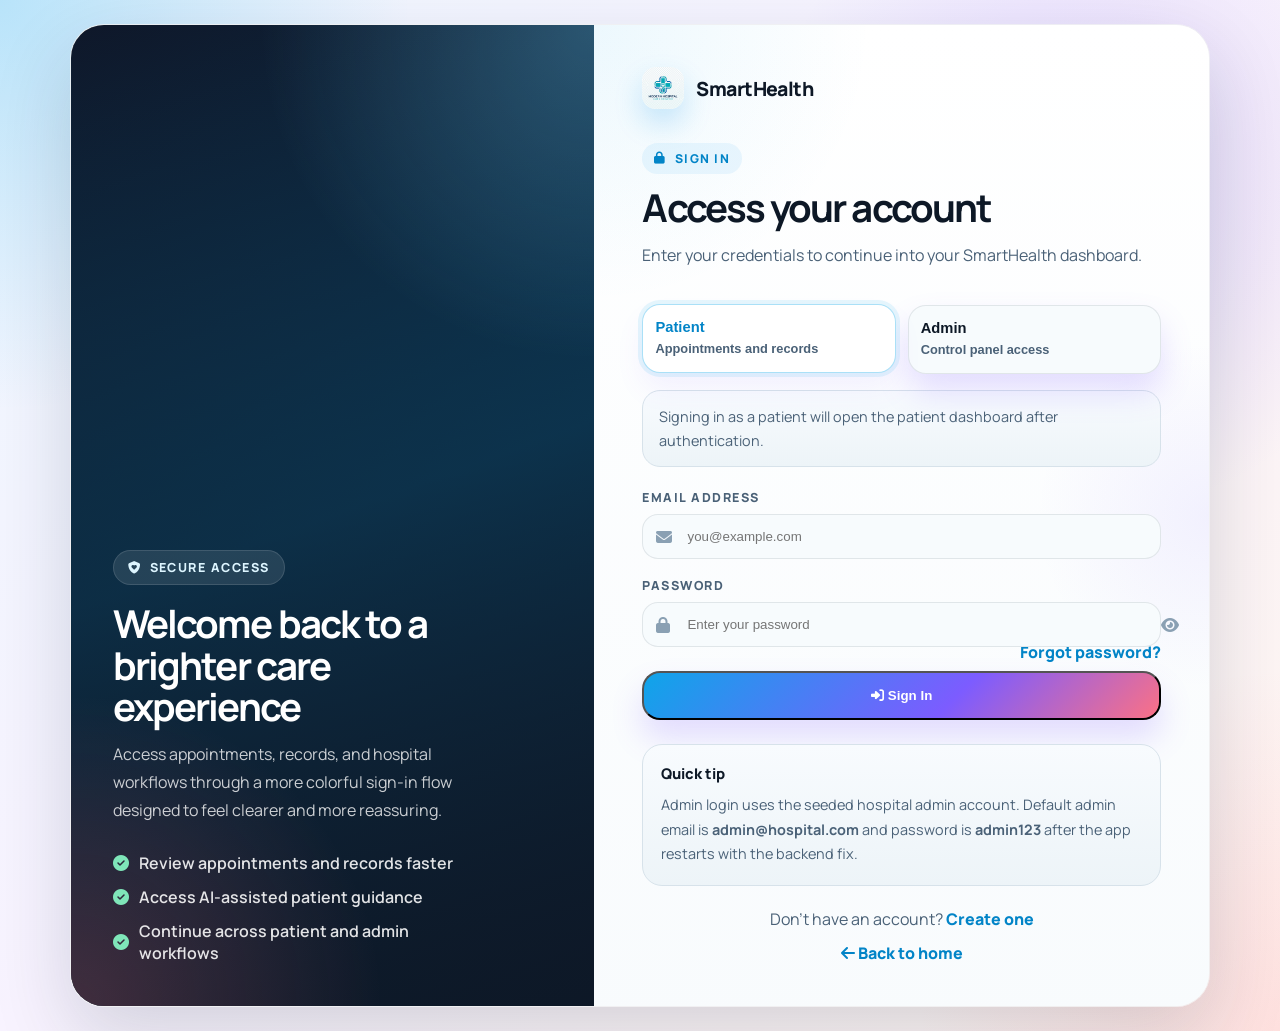
<file: hospitalproject/src/main/resources/static/pages/login.html>
<!DOCTYPE html>
<html lang="en">
<head>
    <meta charset="UTF-8">
    <meta name="viewport" content="width=device-width, initial-scale=1.0">
    <title>Login | SmartHealth</title>
    <meta name="description" content="Sign in to your SmartHealth account to manage appointments, records, and hospital workflows.">
    <link rel="stylesheet" href="../css/login.css">
    <link rel="stylesheet" href="https://cdnjs.cloudflare.com/ajax/libs/font-awesome/6.4.0/css/all.min.css">
</head>
<body>

<div class="auth-container">
    <div class="auth-image-panel" style="background: linear-gradient(160deg, #0f172a 0%, #0c4a6e 50%, #0f172a 100%), url('../images/medical_team_login.png') center/cover;">
        <div class="panel-content">
            <div class="panel-badge"><i class="fas fa-shield-heart"></i> Secure Access</div>
            <h2>Welcome back to a brighter care experience</h2>
            <p>Access appointments, records, and hospital workflows through a more colorful sign-in flow designed to feel clearer and more reassuring.</p>
            <div class="panel-features">
                <div class="panel-feature"><i class="fas fa-check-circle"></i> Review appointments and records faster</div>
                <div class="panel-feature"><i class="fas fa-check-circle"></i> Access AI-assisted patient guidance</div>
                <div class="panel-feature"><i class="fas fa-check-circle"></i> Continue across patient and admin workflows</div>
            </div>
        </div>
    </div>

    <div class="auth-form-panel">
        <div class="logo">
            <img src="../images/modern_hospital_logo.png" alt="SmartHealth Logo">
            <h2>SmartHealth</h2>
        </div>

        <div class="auth-kicker"><i class="fas fa-lock"></i> Sign in</div>
        <h3>Access your account</h3>
        <p class="sub-text">Enter your credentials to continue into your SmartHealth dashboard.</p>

        <form id="loginForm" onsubmit="handleLogin(event)">
            <div class="role-switcher" aria-label="Account type">
                <button type="button" class="role-option active" data-role="PATIENT" onclick="selectRole('PATIENT', this)">
                    <strong>Patient</strong>
                    <span>Appointments and records</span>
                </button>
                <button type="button" class="role-option" data-role="ADMIN" onclick="selectRole('ADMIN', this)">
                    <strong>Admin</strong>
                    <span>Control panel access</span>
                </button>
            </div>

            <div class="role-hint" id="roleHint">
                Signing in as a patient will open the patient dashboard after authentication.
            </div>

            <div class="admin-credential-card" id="adminCredentialCard">
                <h4><i class="fas fa-user-shield"></i> Admin Access Mode</h4>
                <p>Use the hospital administrator account for panel access. Default credentials after backend restart are <strong>admin@hospital.com</strong> and <strong>admin123</strong>.</p>
            </div>

            <div class="form-grid">
                <div class="input-group">
                    <label for="email">Email Address</label>
                    <div class="input-wrapper">
                        <i class="fas fa-envelope"></i>
                        <input type="email" id="email" placeholder="you@example.com" required autocomplete="email">
                    </div>
                </div>

                <div class="input-group">
                    <label for="password">Password</label>
                    <div class="input-wrapper">
                        <i class="fas fa-lock"></i>
                        <input type="password" id="password" placeholder="Enter your password" required autocomplete="current-password">
                        <span class="toggle-password" onclick="togglePw(this)"><i class="fas fa-eye"></i></span>
                    </div>
                </div>
            </div>

            <div class="forgot-link">
                <a href="#">Forgot password?</a>
            </div>

            <button type="submit" class="btn-submit" id="loginBtn">
                <i class="fas fa-right-to-bracket"></i> Sign In
            </button>
        </form>

        <div class="helper-panel">
            <h4>Quick tip</h4>
            <p>Admin login uses the seeded hospital admin account. Default admin email is <strong>admin@hospital.com</strong> and password is <strong>admin123</strong> after the app restarts with the backend fix.</p>
        </div>

        <div class="switch-auth">
            <p>Don't have an account? <a href="register.html">Create one</a></p>
            <p><a href="../index.html"><i class="fas fa-arrow-left"></i> Back to home</a></p>
        </div>
    </div>
</div>

<div class="toast" id="toast"></div>

<script>
    let selectedRole = 'PATIENT';

    function selectRole(role, el) {
        selectedRole = role;
        document.querySelectorAll('.role-option').forEach(btn => btn.classList.remove('active'));
        el.classList.add('active');
        document.body.classList.toggle('admin-mode', role === 'ADMIN');
        document.getElementById('adminCredentialCard').classList.toggle('visible', role === 'ADMIN');

        const hints = {
            PATIENT: 'Signing in as a patient will open the patient dashboard after authentication.',
            ADMIN: 'Signing in as an admin will open the admin control panel after authentication.'
        };

        document.getElementById('roleHint').textContent = hints[role];
        document.querySelector('.auth-kicker').innerHTML = role === 'ADMIN'
            ? '<i class="fas fa-user-shield"></i> Admin sign in'
            : '<i class="fas fa-lock"></i> Sign in';
        document.querySelector('.auth-form-panel h3').textContent = role === 'ADMIN'
            ? 'Access the admin control panel'
            : 'Access your account';
        document.querySelector('.sub-text').textContent = role === 'ADMIN'
            ? 'Enter administrator credentials to continue into the SmartHealth control center.'
            : 'Enter your credentials to continue into your SmartHealth dashboard.';
        document.getElementById('loginBtn').innerHTML = role === 'ADMIN'
            ? '<i class="fas fa-user-shield"></i> Sign In As Admin'
            : '<i class="fas fa-right-to-bracket"></i> Sign In';
    }

    function togglePw(el) {
        const input = el.closest('.input-wrapper').querySelector('input');
        const icon = el.querySelector('i');
        if (input.type === 'password') {
            input.type = 'text';
            icon.className = 'fas fa-eye-slash';
        } else {
            input.type = 'password';
            icon.className = 'fas fa-eye';
        }
    }

    function showToast(msg, type) {
        const t = document.getElementById('toast');
        t.textContent = msg;
        t.className = 'toast ' + type;
        setTimeout(() => t.className = 'toast', 3500);
    }

    function handleLogin(e) {
        e.preventDefault();
        const btn = document.getElementById('loginBtn');
        btn.innerHTML = '<i class="fas fa-spinner fa-spin"></i> Signing in...';
        btn.disabled = true;

        const email = document.getElementById('email').value;
        const password = document.getElementById('password').value;

        fetch('http://localhost:8083/api/users/login', {
            method: 'POST',
            headers: { 'Content-Type': 'application/json' },
            body: JSON.stringify({ email, password })
        })
        .then(res => {
            if (!res.ok) throw new Error('Invalid credentials');
            return res.json();
        })
        .then(data => {
            localStorage.setItem('token', data.token);
            localStorage.setItem('userId', data.id);
            localStorage.setItem('name', data.name);
            localStorage.setItem('email', data.email);
            localStorage.setItem('role', data.role);

            if (selectedRole && data.role !== selectedRole) {
                throw new Error('These credentials are valid, but they belong to a ' + data.role.toLowerCase() + ' account.');
            }

            showToast('Login successful. Redirecting...', 'success');
            setTimeout(() => {
                if (data.role === 'ADMIN') {
                    window.location.href = 'admin-dashboard.html';
                } else if (data.role === 'DOCTOR') {
                    window.location.href = 'doctor-dashboard.html';
                } else {
                    window.location.href = 'patient-dashboard.html';
                }
            }, 1000);
        })
        .catch(err => {
            localStorage.removeItem('token');
            localStorage.removeItem('userId');
            localStorage.removeItem('name');
            localStorage.removeItem('email');
            localStorage.removeItem('role');
            showToast(err.message || 'Login failed. Please try again.', 'error');
            btn.innerHTML = selectedRole === 'ADMIN'
                ? '<i class="fas fa-user-shield"></i> Sign In As Admin'
                : '<i class="fas fa-right-to-bracket"></i> Sign In';
            btn.disabled = false;
        });
    }
</script>

</body>
</html>
</file>
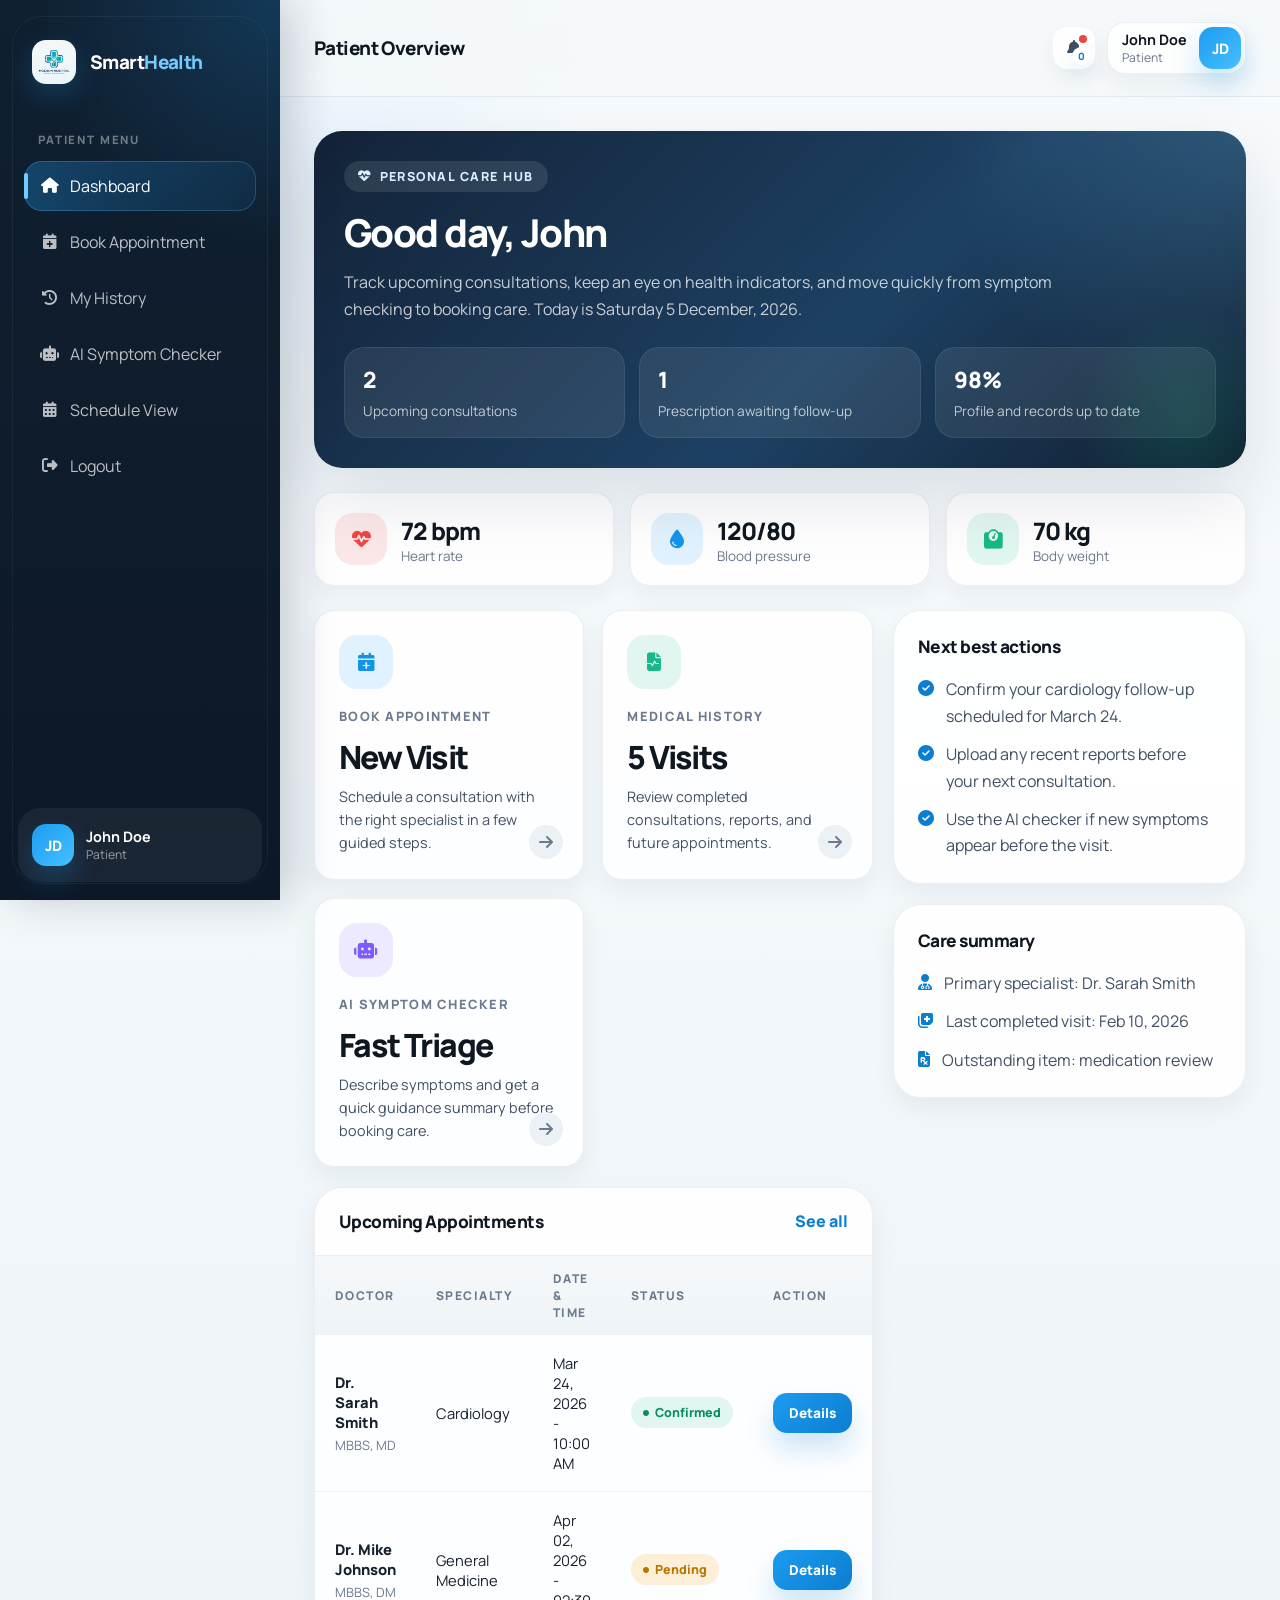
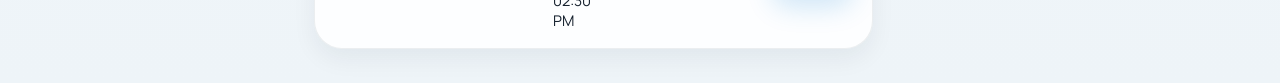
<file: hospitalproject/src/main/resources/static/pages/patient-dashboard.html>
<!DOCTYPE html>
<html lang="en">
<head>
    <meta charset="UTF-8">
    <meta name="viewport" content="width=device-width, initial-scale=1.0">
    <title>Patient Dashboard | SmartHealth</title>
    <link rel="stylesheet" href="../css/dashboard.css">
    <link rel="stylesheet" href="https://cdnjs.cloudflare.com/ajax/libs/font-awesome/6.4.0/css/all.min.css">
</head>
<body>

<div class="layout">
    <div class="sidebar">
        <a href="../index.html" class="brand">
            <img src="../images/modern_hospital_logo.png" alt="Logo">
            <h2>Smart<span>Health</span></h2>
        </a>

        <nav class="nav-menu">
            <span class="nav-label">Patient Menu</span>
            <a href="patient-dashboard.html" class="nav-link active"><i class="fas fa-house"></i><span>Dashboard</span></a>
            <a href="appointment.html" class="nav-link"><i class="fas fa-calendar-plus"></i><span>Book Appointment</span></a>
            <a href="appointment-history.html" class="nav-link"><i class="fas fa-clock-rotate-left"></i><span>My History</span></a>
            <a href="ai-checker.html" class="nav-link"><i class="fas fa-robot"></i><span>AI Symptom Checker</span></a>
            <a href="appointment-calendra.html" class="nav-link"><i class="fas fa-calendar-days"></i><span>Schedule View</span></a>
            <a href="../index.html" class="nav-link logout-bg"><i class="fas fa-right-from-bracket"></i><span>Logout</span></a>
        </nav>

        <div class="sidebar-user">
            <div class="user-avatar" data-user-initials>JD</div>
            <div class="user-info">
                <span class="name" data-user-name>John Doe</span>
                <span class="role-tag" data-user-role>Patient</span>
            </div>
        </div>
    </div>

    <div class="main">
        <div class="topbar">
            <h2>Patient Overview</h2>
            <div class="topbar-right">
                <div class="notification-wrap">
                    <button type="button" class="topbar-icon topbar-icon-button notif-dot" data-notification-bell data-notification-role="PATIENT">
                        <i class="fas fa-bell"></i>
                        <span class="notification-count" data-notification-count>0</span>
                    </button>
                    <div class="notification-panel" data-notification-panel>
                        <div class="notification-header">
                            <h4>Notifications</h4>
                            <span data-notification-summary>Loading...</span>
                        </div>
                        <div class="notification-list" data-notification-list></div>
                    </div>
                </div>
                <div class="user-profile">
                    <div class="user-info">
                        <span class="name" data-user-name>John Doe</span>
                        <span class="role" data-user-role>Patient</span>
                    </div>
                    <div class="user-avatar" data-user-initials>JD</div>
                </div>
            </div>
        </div>

        <div class="content">
            <div class="hero-panel">
                <div class="eyebrow"><i class="fas fa-heart-pulse"></i> Personal care hub</div>
                <h1>Good day, <span data-user-first-name>John</span></h1>
                <p>Track upcoming consultations, keep an eye on health indicators, and move quickly from symptom checking to booking care. Today is <span id="today-date"></span>.</p>
                <div class="hero-meta">
                    <div class="hero-stat">
                        <strong>2</strong>
                        <span>Upcoming consultations</span>
                    </div>
                    <div class="hero-stat">
                        <strong>1</strong>
                        <span>Prescription awaiting follow-up</span>
                    </div>
                    <div class="hero-stat">
                        <strong>98%</strong>
                        <span>Profile and records up to date</span>
                    </div>
                </div>
            </div>

            <div class="health-stats">
                <div class="health-stat-card">
                    <div class="health-icon" style="background:rgba(239,68,68,0.12);color:#ef4444;">
                        <i class="fas fa-heartbeat"></i>
                    </div>
                    <div class="stat-info">
                        <div class="stat-val">72 bpm</div>
                        <div class="stat-label">Heart rate</div>
                    </div>
                </div>
                <div class="health-stat-card">
                    <div class="health-icon" style="background:rgba(19,148,235,0.12);color:#1394eb;">
                        <i class="fas fa-droplet"></i>
                    </div>
                    <div class="stat-info">
                        <div class="stat-val">120/80</div>
                        <div class="stat-label">Blood pressure</div>
                    </div>
                </div>
                <div class="health-stat-card">
                    <div class="health-icon" style="background:rgba(24,184,137,0.12);color:#18b889;">
                        <i class="fas fa-weight-scale"></i>
                    </div>
                    <div class="stat-info">
                        <div class="stat-val">70 kg</div>
                        <div class="stat-label">Body weight</div>
                    </div>
                </div>
            </div>

            <div class="dashboard-grid">
                <div class="stack">
                    <div class="cards">
                        <a href="appointment.html" class="card">
                            <div class="card-icon" style="background:rgba(19,148,235,0.12);color:#1394eb;">
                                <i class="fas fa-calendar-plus"></i>
                            </div>
                            <h3>Book Appointment</h3>
                            <div class="card-value">New Visit</div>
                            <p>Schedule a consultation with the right specialist in a few guided steps.</p>
                            <div class="card-arrow"><i class="fas fa-arrow-right"></i></div>
                        </a>

                        <a href="appointment-history.html" class="card">
                            <div class="card-icon" style="background:rgba(24,184,137,0.12);color:#18b889;">
                                <i class="fas fa-file-waveform"></i>
                            </div>
                            <h3>Medical History</h3>
                            <div class="card-value">5 Visits</div>
                            <p>Review completed consultations, reports, and future appointments.</p>
                            <div class="card-arrow"><i class="fas fa-arrow-right"></i></div>
                        </a>

                        <a href="ai-checker.html" class="card">
                            <div class="card-icon" style="background:rgba(124,92,255,0.12);color:#7c5cff;">
                                <i class="fas fa-robot"></i>
                            </div>
                            <h3>AI Symptom Checker</h3>
                            <div class="card-value">Fast Triage</div>
                            <p>Describe symptoms and get a quick guidance summary before booking care.</p>
                            <div class="card-arrow"><i class="fas fa-arrow-right"></i></div>
                        </a>
                    </div>

                    <div class="table-card">
                        <div class="table-card-header">
                            <h3>Upcoming Appointments</h3>
                            <a href="appointment-history.html" class="see-all">See all</a>
                        </div>
                        <div class="table-wrap">
                            <table>
                                <thead>
                                    <tr>
                                        <th>Doctor</th>
                                        <th>Specialty</th>
                                        <th>Date &amp; Time</th>
                                        <th>Status</th>
                                        <th>Action</th>
                                    </tr>
                                </thead>
                                <tbody>
                                    <tr>
                                        <td>
                                            <span class="td-name">Dr. Sarah Smith</span>
                                            <div class="td-sub">MBBS, MD</div>
                                        </td>
                                        <td>Cardiology</td>
                                        <td>Mar 24, 2026 - 10:00 AM</td>
                                        <td><span class="badge badge-green"><i class="fas fa-circle" style="font-size:6px;"></i> Confirmed</span></td>
                                        <td><a href="#" class="action-btn primary">Details</a></td>
                                    </tr>
                                    <tr>
                                        <td>
                                            <span class="td-name">Dr. Mike Johnson</span>
                                            <div class="td-sub">MBBS, DM</div>
                                        </td>
                                        <td>General Medicine</td>
                                        <td>Apr 02, 2026 - 02:30 PM</td>
                                        <td><span class="badge badge-yellow"><i class="fas fa-circle" style="font-size:6px;"></i> Pending</span></td>
                                        <td><a href="#" class="action-btn primary">Details</a></td>
                                    </tr>
                                </tbody>
                            </table>
                        </div>
                    </div>
                </div>

                <div class="stack">
                    <div class="info-card">
                        <h3>Next best actions</h3>
                        <div class="bullet-list">
                            <div class="bullet-item"><i class="fas fa-check-circle"></i><span>Confirm your cardiology follow-up scheduled for March 24.</span></div>
                            <div class="bullet-item"><i class="fas fa-check-circle"></i><span>Upload any recent reports before your next consultation.</span></div>
                            <div class="bullet-item"><i class="fas fa-check-circle"></i><span>Use the AI checker if new symptoms appear before the visit.</span></div>
                        </div>
                    </div>

                    <div class="info-card">
                        <h3>Care summary</h3>
                        <div class="bullet-list">
                            <div class="bullet-item"><i class="fas fa-user-doctor"></i><span>Primary specialist: Dr. Sarah Smith</span></div>
                            <div class="bullet-item"><i class="fas fa-notes-medical"></i><span>Last completed visit: Feb 10, 2026</span></div>
                            <div class="bullet-item"><i class="fas fa-file-prescription"></i><span>Outstanding item: medication review</span></div>
                        </div>
                    </div>
                </div>
            </div>
        </div>
    </div>
</div>

<script src="../js/session-ui.js"></script>
<script src="../js/notifications.js"></script>
<script>
    document.getElementById('today-date').textContent = new Date().toLocaleDateString('en-IN', {
        weekday: 'long',
        year: 'numeric',
        month: 'long',
        day: 'numeric'
    });
</script>

</body>
</html>
</file>
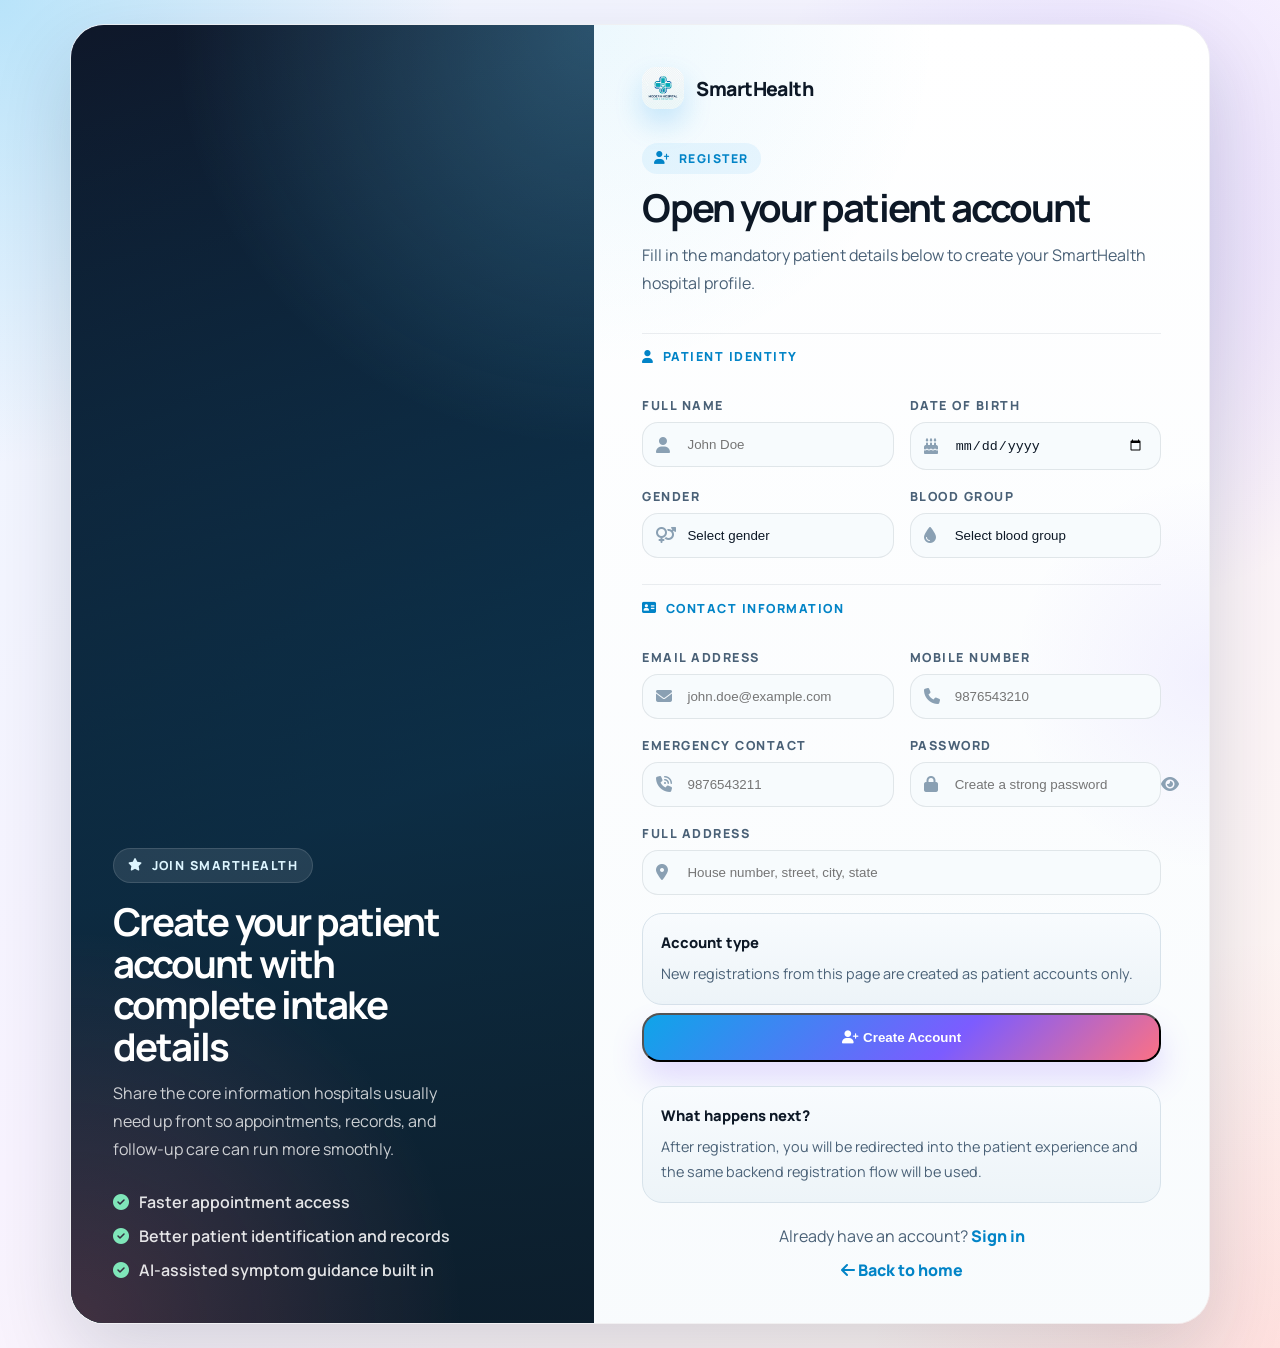
<file: hospitalproject/src/main/resources/static/pages/register.html>
<!DOCTYPE html>
<html lang="en">
<head>
    <meta charset="UTF-8">
    <meta name="viewport" content="width=device-width, initial-scale=1.0">
    <title>Register | SmartHealth</title>
    <meta name="description" content="Create a SmartHealth account to book appointments and access your digital healthcare workspace.">
    <link rel="stylesheet" href="../css/login.css">
    <link rel="stylesheet" href="https://cdnjs.cloudflare.com/ajax/libs/font-awesome/6.4.0/css/all.min.css">
</head>
<body>

<div class="auth-container">
    <div class="auth-image-panel" style="background: linear-gradient(160deg, #0f172a 0%, #0c4a6e 60%, #0a3d4d 100%), url('../images/modern_hospital_hero.png') center/cover;">
        <div class="panel-content">
            <div class="panel-badge"><i class="fas fa-star"></i> Join SmartHealth</div>
            <h2>Create your patient account with complete intake details</h2>
            <p>Share the core information hospitals usually need up front so appointments, records, and follow-up care can run more smoothly.</p>
            <div class="panel-features">
                <div class="panel-feature"><i class="fas fa-check-circle"></i> Faster appointment access</div>
                <div class="panel-feature"><i class="fas fa-check-circle"></i> Better patient identification and records</div>
                <div class="panel-feature"><i class="fas fa-check-circle"></i> AI-assisted symptom guidance built in</div>
            </div>
        </div>
    </div>

    <div class="auth-form-panel">
        <div class="logo">
            <img src="../images/modern_hospital_logo.png" alt="SmartHealth Logo">
            <h2>SmartHealth</h2>
        </div>

        <div class="auth-kicker"><i class="fas fa-user-plus"></i> Register</div>
        <h3>Open your patient account</h3>
        <p class="sub-text">Fill in the mandatory patient details below to create your SmartHealth hospital profile.</p>

        <form id="registerForm" onsubmit="handleRegister(event)">
            <div class="form-grid">
                <div class="form-section">
                    <div class="form-section-title"><i class="fas fa-user"></i> Patient Identity</div>
                </div>

                <div class="input-row">
                    <div class="input-group">
                        <label for="name">Full Name</label>
                        <div class="input-wrapper">
                            <i class="fas fa-user"></i>
                            <input type="text" id="name" placeholder="John Doe" required autocomplete="name">
                        </div>
                    </div>

                    <div class="input-group">
                        <label for="dob">Date Of Birth</label>
                        <div class="input-wrapper">
                            <i class="fas fa-cake-candles"></i>
                            <input type="date" id="dob" required>
                        </div>
                    </div>
                </div>

                <div class="input-row">
                    <div class="input-group">
                        <label for="gender">Gender</label>
                        <div class="input-wrapper">
                            <i class="fas fa-venus-mars"></i>
                            <select id="gender" required>
                                <option value="" disabled selected>Select gender</option>
                                <option value="Male">Male</option>
                                <option value="Female">Female</option>
                                <option value="Other">Other</option>
                            </select>
                        </div>
                    </div>

                    <div class="input-group">
                        <label for="bloodGroup">Blood Group</label>
                        <div class="input-wrapper">
                            <i class="fas fa-droplet"></i>
                            <select id="bloodGroup" required>
                                <option value="" disabled selected>Select blood group</option>
                                <option value="A+">A+</option>
                                <option value="A-">A-</option>
                                <option value="B+">B+</option>
                                <option value="B-">B-</option>
                                <option value="AB+">AB+</option>
                                <option value="AB-">AB-</option>
                                <option value="O+">O+</option>
                                <option value="O-">O-</option>
                            </select>
                        </div>
                    </div>
                </div>

                <div class="form-section">
                    <div class="form-section-title"><i class="fas fa-address-card"></i> Contact Information</div>
                </div>

                <div class="input-row">
                    <div class="input-group">
                        <label for="email">Email Address</label>
                        <div class="input-wrapper">
                            <i class="fas fa-envelope"></i>
                            <input type="email" id="email" placeholder="john.doe@example.com" required autocomplete="email">
                        </div>
                    </div>

                    <div class="input-group">
                        <label for="phone">Mobile Number</label>
                        <div class="input-wrapper">
                            <i class="fas fa-phone"></i>
                            <input type="tel" id="phone" placeholder="9876543210" required pattern="[0-9]{10}" inputmode="numeric">
                        </div>
                    </div>
                </div>

                <div class="input-row">
                    <div class="input-group">
                        <label for="emergencyContact">Emergency Contact</label>
                        <div class="input-wrapper">
                            <i class="fas fa-phone-volume"></i>
                            <input type="tel" id="emergencyContact" placeholder="9876543211" required pattern="[0-9]{10}" inputmode="numeric">
                        </div>
                    </div>

                    <div class="input-group">
                        <label for="password">Password</label>
                        <div class="input-wrapper">
                            <i class="fas fa-lock"></i>
                            <input type="password" id="password" placeholder="Create a strong password" required autocomplete="new-password">
                            <span class="toggle-password" onclick="togglePw(this)"><i class="fas fa-eye"></i></span>
                        </div>
                    </div>
                </div>

                <div class="input-group">
                    <label for="address">Full Address</label>
                    <div class="input-wrapper">
                        <i class="fas fa-location-dot"></i>
                        <input type="text" id="address" placeholder="House number, street, city, state" required autocomplete="street-address">
                    </div>
                </div>

                <div class="helper-panel" style="margin-top:0;">
                    <h4>Account type</h4>
                    <p>New registrations from this page are created as patient accounts only.</p>
                    <input type="hidden" id="role" value="patient">
                </div>
            </div>

            <button type="submit" class="btn-submit" id="regBtn">
                <i class="fas fa-user-plus"></i> Create Account
            </button>
        </form>

        <div class="helper-panel">
            <h4>What happens next?</h4>
            <p>After registration, you will be redirected into the patient experience and the same backend registration flow will be used.</p>
        </div>

        <div class="switch-auth">
            <p>Already have an account? <a href="login.html">Sign in</a></p>
            <p><a href="../index.html"><i class="fas fa-arrow-left"></i> Back to home</a></p>
        </div>
    </div>
</div>

<div class="toast" id="toast"></div>

<script>
    function togglePw(el) {
        const input = el.closest('.input-wrapper').querySelector('input');
        const icon = el.querySelector('i');
        if (input.type === 'password') {
            input.type = 'text';
            icon.className = 'fas fa-eye-slash';
        } else {
            input.type = 'password';
            icon.className = 'fas fa-eye';
        }
    }

    function showToast(msg, type) {
        const t = document.getElementById('toast');
        t.innerHTML = '<i class="fas fa-' + (type === 'success' ? 'check-circle' : 'exclamation-circle') + '"></i> ' + msg;
        t.className = 'toast ' + type;
        setTimeout(() => t.className = 'toast', 3500);
    }

    function handleRegister(e) {
        e.preventDefault();
        const btn = document.getElementById('regBtn');
        btn.innerHTML = '<i class="fas fa-spinner fa-spin"></i> Creating account...';
        btn.disabled = true;

        const name = document.getElementById('name').value.trim();
        const dateOfBirth = document.getElementById('dob').value;
        const gender = document.getElementById('gender').value;
        const bloodGroup = document.getElementById('bloodGroup').value;
        const email = document.getElementById('email').value.trim();
        const phone = document.getElementById('phone').value.trim();
        const emergencyContact = document.getElementById('emergencyContact').value.trim();
        const address = document.getElementById('address').value.trim();
        const password = document.getElementById('password').value;
        const role = document.getElementById('role').value;

        if (!name || !dateOfBirth || !gender || !bloodGroup || !email || !phone || !emergencyContact || !address || !password) {
            showToast('Please fill in all mandatory hospital details.', 'error');
            btn.innerHTML = '<i class="fas fa-user-plus"></i> Create Account';
            btn.disabled = false;
            return;
        }

        fetch('http://localhost:8083/api/users/register', {
            method: 'POST',
            headers: { 'Content-Type': 'application/json' },
            body: JSON.stringify({
                name,
                email,
                password,
                role: role.toUpperCase(),
                phone,
                gender,
                dateOfBirth,
                bloodGroup,
                address,
                emergencyContact
            })
        })
        .then(res => {
            if (!res.ok) throw new Error('Registration failed. Please try again.');
            return res.text();
        })
        .then(() => {
            showToast('Account created. Redirecting...', 'success');
            setTimeout(() => {
                window.location.href = 'patient-dashboard.html';
            }, 1200);
        })
        .catch(err => {
            showToast(err.message, 'error');
            btn.innerHTML = '<i class="fas fa-user-plus"></i> Create Account';
            btn.disabled = false;
        });
    }
</script>

</body>
</html>
</file>
<file: hospitalproject/src/main/resources/static/css/style.css>
@import url('https://fonts.googleapis.com/css2?family=Inter:wght@300;400;500;600;700;800&display=swap');

*, *::before, *::after {
    margin: 0;
    padding: 0;
    box-sizing: border-box;
}

:root {
    --navy: #0f172a;
    --navy-light: #1e293b;
    --teal: #0ea5e9;
    --teal-dark: #0284c7;
    --teal-glow: rgba(14, 165, 233, 0.15);
    --white: #ffffff;
    --gray-50: #f8fafc;
    --gray-100: #f1f5f9;
    --gray-400: #94a3b8;
    --gray-600: #475569;
    --gray-800: #1e293b;
    --green: #10b981;
    --gradient: linear-gradient(135deg, #0f172a 0%, #1e3a5f 50%, #0f172a 100%);
}

html {
    scroll-behavior: smooth;
}

body {
    font-family: 'Inter', 'Segoe UI', sans-serif;
    background: var(--gray-50);
    color: var(--navy);
    line-height: 1.6;
    overflow-x: hidden;
}

/* ==================== NAVBAR ==================== */
.navbar {
    position: fixed;
    top: 0;
    left: 0;
    right: 0;
    z-index: 1000;
    display: flex;
    justify-content: space-between;
    align-items: center;
    padding: 0 60px;
    height: 72px;
    background: rgba(15, 23, 42, 0.85);
    backdrop-filter: blur(20px);
    -webkit-backdrop-filter: blur(20px);
    border-bottom: 1px solid rgba(255, 255, 255, 0.06);
    transition: all 0.3s ease;
}

.logo {
    display: flex;
    align-items: center;
    gap: 12px;
    text-decoration: none;
}

.logo img {
    width: 38px;
    height: 38px;
    border-radius: 8px;
    object-fit: cover;
}

.logo h2 {
    font-size: 1.3rem;
    font-weight: 700;
    color: var(--white);
    letter-spacing: -0.02em;
}

.logo h2 span {
    color: var(--teal);
}

nav {
    display: flex;
    align-items: center;
    gap: 8px;
}

nav a {
    padding: 8px 16px;
    text-decoration: none;
    color: rgba(255,255,255,0.75);
    font-weight: 500;
    font-size: 0.9rem;
    border-radius: 8px;
    transition: all 0.2s ease;
}

nav a:hover {
    color: var(--white);
    background: rgba(255,255,255,0.08);
}

.nav-actions {
    display: flex;
    align-items: center;
    gap: 12px;
}

.login-btn {
    padding: 9px 22px;
    border-radius: 8px;
    border: 1.5px solid var(--teal);
    color: var(--teal);
    text-decoration: none;
    font-weight: 600;
    font-size: 0.9rem;
    transition: all 0.3s ease;
}

.login-btn:hover {
    background: var(--teal);
    color: var(--white);
    box-shadow: 0 0 20px rgba(14, 165, 233, 0.4);
}

.signup-btn {
    padding: 9px 22px;
    border-radius: 8px;
    background: var(--teal);
    color: var(--white);
    text-decoration: none;
    font-weight: 600;
    font-size: 0.9rem;
    transition: all 0.3s ease;
}

.signup-btn:hover {
    background: var(--teal-dark);
    box-shadow: 0 4px 20px rgba(14, 165, 233, 0.4);
    transform: translateY(-1px);
}

/* ==================== HERO ==================== */
.hero {
    min-height: 100vh;
    display: flex;
    align-items: center;
    padding: 100px 60px 60px;
    background: var(--gradient);
    position: relative;
    overflow: hidden;
}

.hero::before {
    content: '';
    position: absolute;
    top: -50%;
    right: -10%;
    width: 600px;
    height: 600px;
    background: radial-gradient(circle, rgba(14,165,233,0.12) 0%, transparent 70%);
    pointer-events: none;
}

.hero::after {
    content: '';
    position: absolute;
    bottom: -20%;
    left: 20%;
    width: 400px;
    height: 400px;
    background: radial-gradient(circle, rgba(16,185,129,0.08) 0%, transparent 70%);
    pointer-events: none;
}

.hero-content {
    display: flex;
    align-items: center;
    justify-content: space-between;
    gap: 60px;
    max-width: 1280px;
    margin: 0 auto;
    width: 100%;
    position: relative;
    z-index: 1;
}

.hero-text {
    flex: 1;
    max-width: 600px;
}

.hero-badge {
    display: inline-flex;
    align-items: center;
    gap: 8px;
    background: rgba(14, 165, 233, 0.15);
    border: 1px solid rgba(14, 165, 233, 0.3);
    color: var(--teal);
    padding: 6px 16px;
    border-radius: 50px;
    font-size: 0.82rem;
    font-weight: 600;
    letter-spacing: 0.04em;
    text-transform: uppercase;
    margin-bottom: 24px;
}

.hero-badge i {
    font-size: 0.75rem;
}

.hero-text h1 {
    font-size: clamp(2.2rem, 4vw, 3.5rem);
    font-weight: 800;
    color: var(--white);
    line-height: 1.15;
    letter-spacing: -0.03em;
    margin-bottom: 20px;
}

.hero-text h1 .highlight {
    background: linear-gradient(90deg, var(--teal), #38bdf8);
    -webkit-background-clip: text;
    -webkit-text-fill-color: transparent;
    background-clip: text;
}

.hero-text p {
    font-size: 1.1rem;
    color: rgba(255,255,255,0.65);
    margin-bottom: 36px;
    max-width: 480px;
    line-height: 1.7;
}

.hero-actions {
    display: flex;
    gap: 16px;
    flex-wrap: wrap;
    margin-bottom: 40px;
}

.primary-btn {
    display: inline-flex;
    align-items: center;
    gap: 8px;
    background: linear-gradient(135deg, var(--teal) 0%, var(--teal-dark) 100%);
    color: var(--white);
    padding: 14px 28px;
    text-decoration: none;
    border-radius: 10px;
    font-weight: 600;
    font-size: 0.95rem;
    transition: all 0.3s ease;
    box-shadow: 0 4px 24px rgba(14, 165, 233, 0.35);
}

.primary-btn:hover {
    transform: translateY(-2px);
    box-shadow: 0 8px 32px rgba(14, 165, 233, 0.5);
}

.secondary-btn {
    display: inline-flex;
    align-items: center;
    gap: 8px;
    background: rgba(255,255,255,0.08);
    border: 1.5px solid rgba(255,255,255,0.15);
    color: var(--white);
    padding: 14px 28px;
    text-decoration: none;
    border-radius: 10px;
    font-weight: 600;
    font-size: 0.95rem;
    transition: all 0.3s ease;
}

.secondary-btn:hover {
    background: rgba(255,255,255,0.14);
    transform: translateY(-2px);
}

.hero-stats {
    display: flex;
    gap: 32px;
    flex-wrap: wrap;
}

.stat-pill {
    display: flex;
    flex-direction: column;
}

.stat-pill .num {
    font-size: 1.5rem;
    font-weight: 700;
    color: var(--white);
}

.stat-pill .label {
    font-size: 0.8rem;
    color: rgba(255,255,255,0.5);
}

.hero-image {
    flex: 0 0 480px;
    position: relative;
}

.hero-image img {
    width: 100%;
    border-radius: 20px;
    box-shadow: 0 30px 80px rgba(0,0,0,0.4);
    animation: float 6s ease-in-out infinite;
}

@keyframes float {
    0%, 100% { transform: translateY(0); }
    50% { transform: translateY(-12px); }
}

/* ==================== FEATURES ==================== */
.features {
    padding: 100px 60px;
    background: var(--white);
}

.section-header {
    text-align: center;
    margin-bottom: 60px;
}

.section-header .tag {
    display: inline-block;
    background: var(--teal-glow);
    color: var(--teal);
    font-size: 0.8rem;
    font-weight: 700;
    letter-spacing: 0.08em;
    text-transform: uppercase;
    padding: 6px 16px;
    border-radius: 50px;
    margin-bottom: 16px;
}

.section-header h2 {
    font-size: clamp(1.8rem, 3vw, 2.6rem);
    font-weight: 800;
    color: var(--navy);
    letter-spacing: -0.02em;
    margin-bottom: 12px;
}

.section-header p {
    font-size: 1.05rem;
    color: var(--gray-600);
    max-width: 500px;
    margin: 0 auto;
}

.features-grid {
    display: grid;
    grid-template-columns: repeat(3, 1fr);
    gap: 30px;
    max-width: 1100px;
    margin: 0 auto;
}

.feature-card {
    padding: 36px 30px;
    border-radius: 16px;
    background: var(--gray-50);
    border: 1px solid rgba(0,0,0,0.05);
    transition: all 0.3s ease;
}

.feature-card:hover {
    transform: translateY(-6px);
    box-shadow: 0 20px 60px rgba(14, 165, 233, 0.12);
    border-color: rgba(14, 165, 233, 0.25);
}

.feature-icon {
    width: 56px;
    height: 56px;
    border-radius: 14px;
    background: linear-gradient(135deg, var(--teal), var(--teal-dark));
    display: flex;
    align-items: center;
    justify-content: center;
    color: var(--white);
    font-size: 1.2rem;
    margin-bottom: 20px;
}

.feature-card h3 {
    font-size: 1.1rem;
    font-weight: 700;
    color: var(--navy);
    margin-bottom: 10px;
}

.feature-card p {
    font-size: 0.92rem;
    color: var(--gray-600);
    line-height: 1.65;
}

/* ==================== FOOTER ==================== */
.footer {
    background: var(--navy);
    color: rgba(255,255,255,0.5);
    text-align: center;
    padding: 36px 60px;
    font-size: 0.87rem;
}

.footer strong {
    color: var(--teal);
}

/* ==================== RESPONSIVE ==================== */
@media (max-width: 960px) {
    .navbar { padding: 0 24px; }
    .hero { padding: 100px 24px 60px; }
    .hero-content { flex-direction: column; text-align: center; }
    .hero-image { flex: unset; width: 100%; max-width: 400px; }
    .hero-actions { justify-content: center; }
    .hero-stats { justify-content: center; }
    .features { padding: 60px 24px; }
    .features-grid { grid-template-columns: 1fr; max-width: 480px; }
    nav { display: none; }
}
</file>
<file: hospitalproject/src/main/resources/static/css/dashboard.css>
@import url('https://fonts.googleapis.com/css2?family=Manrope:wght@400;500;600;700;800&display=swap');

*,
*::before,
*::after {
    margin: 0;
    padding: 0;
    box-sizing: border-box;
}

:root {
    --ink-950: #0f1720;
    --ink-900: #16212e;
    --ink-800: #233246;
    --sky-500: #1d9bf0;
    --sky-600: #0b7ed0;
    --sky-soft: rgba(29, 155, 240, 0.14);
    --mint-500: #18b889;
    --amber-500: #f59e0b;
    --rose-500: #ef4444;
    --violet-500: #7c5cff;
    --paper-50: #f4f8fb;
    --paper-100: #ebf1f5;
    --paper-200: #d8e2ea;
    --paper-500: #6b7a8c;
    --paper-700: #405062;
    --white: #ffffff;
    --sidebar-w: 280px;
    --radius-lg: 28px;
    --radius-md: 20px;
    --radius-sm: 14px;
    --shadow-lg: 0 28px 70px rgba(9, 25, 44, 0.12);
    --shadow-md: 0 18px 40px rgba(10, 30, 52, 0.08);
    --shadow-sm: 0 10px 24px rgba(10, 30, 52, 0.06);
}

html {
    scroll-behavior: smooth;
}

body {
    font-family: 'Manrope', 'Segoe UI', sans-serif;
    background:
        radial-gradient(circle at top left, rgba(29, 155, 240, 0.12), transparent 28%),
        linear-gradient(180deg, #f7fbfe 0%, #eef4f8 100%);
    color: var(--ink-950);
    min-height: 100vh;
    overflow-x: hidden;
}

a,
button,
input,
select,
textarea {
    font: inherit;
}

button {
    border: 0;
}

.layout {
    display: flex;
    min-height: 100vh;
    width: 100%;
}

.sidebar {
    width: var(--sidebar-w);
    position: fixed;
    inset: 0 auto 0 0;
    display: flex;
    flex-direction: column;
    padding: 26px 18px 18px;
    background:
        radial-gradient(circle at top right, rgba(29, 155, 240, 0.2), transparent 26%),
        linear-gradient(180deg, #102031 0%, #0d1827 100%);
    color: var(--white);
    z-index: 100;
    box-shadow: 14px 0 42px rgba(8, 18, 31, 0.18);
}

.sidebar::after {
    content: '';
    position: absolute;
    inset: 16px 12px 16px 12px;
    border: 1px solid rgba(255, 255, 255, 0.05);
    border-radius: 30px;
    pointer-events: none;
}

.brand {
    display: flex;
    align-items: center;
    gap: 14px;
    padding: 14px 14px 24px;
    text-decoration: none;
    color: inherit;
}

.brand img {
    width: 44px;
    height: 44px;
    border-radius: 14px;
    object-fit: cover;
    box-shadow: 0 10px 28px rgba(29, 155, 240, 0.25);
}

.brand h2 {
    font-size: 1.18rem;
    font-weight: 800;
    letter-spacing: -0.03em;
}

.brand h2 span {
    color: #74cbff;
}

.nav-menu {
    display: flex;
    flex-direction: column;
    gap: 6px;
    padding: 10px 6px 18px;
    overflow-y: auto;
}

.nav-menu::-webkit-scrollbar {
    width: 4px;
}

.nav-menu::-webkit-scrollbar-thumb {
    background: rgba(255, 255, 255, 0.12);
    border-radius: 999px;
}

.nav-label {
    padding: 14px 14px 8px;
    color: rgba(255, 255, 255, 0.4);
    font-size: 0.72rem;
    letter-spacing: 0.16em;
    text-transform: uppercase;
    font-weight: 800;
}

.nav-link {
    display: flex;
    align-items: center;
    gap: 12px;
    padding: 14px 16px;
    color: rgba(255, 255, 255, 0.72);
    border-radius: 18px;
    text-decoration: none;
    transition: transform 0.2s ease, background 0.2s ease, color 0.2s ease;
    position: relative;
}

.nav-link i {
    width: 18px;
    text-align: center;
    font-size: 0.96rem;
}

.nav-link:hover {
    background: rgba(255, 255, 255, 0.08);
    color: var(--white);
    transform: translateX(3px);
}

.nav-link.active {
    color: var(--white);
    background: linear-gradient(90deg, rgba(29, 155, 240, 0.3), rgba(29, 155, 240, 0.08));
    box-shadow: inset 0 0 0 1px rgba(116, 203, 255, 0.22);
}

.nav-link.active::before {
    content: '';
    position: absolute;
    left: 0;
    top: 50%;
    transform: translateY(-50%);
    width: 4px;
    height: 26px;
    border-radius: 999px;
    background: #74cbff;
}

.logout-bg:hover {
    background: rgba(239, 68, 68, 0.12);
    color: #ffb1b1;
}

.sidebar-user {
    margin-top: auto;
    display: flex;
    align-items: center;
    gap: 12px;
    padding: 16px 14px;
    border-radius: 22px;
    background: rgba(255, 255, 255, 0.06);
    backdrop-filter: blur(10px);
}

.user-avatar {
    width: 42px;
    height: 42px;
    border-radius: 14px;
    background: linear-gradient(135deg, var(--sky-500), #45c0ff);
    display: grid;
    place-items: center;
    color: var(--white);
    font-size: 0.9rem;
    font-weight: 800;
    box-shadow: 0 14px 28px rgba(29, 155, 240, 0.25);
    flex-shrink: 0;
}

.sidebar-user .user-info,
.user-profile .user-info {
    min-width: 0;
}

.sidebar-user .name,
.user-profile .name {
    display: block;
    font-size: 0.9rem;
    font-weight: 700;
    white-space: nowrap;
    overflow: hidden;
    text-overflow: ellipsis;
}

.sidebar-user .role-tag,
.user-profile .role {
    display: block;
    color: rgba(255, 255, 255, 0.55);
    font-size: 0.76rem;
}

.main {
    flex: 1;
    margin-left: var(--sidebar-w);
    min-height: 100vh;
    display: flex;
    flex-direction: column;
}

.topbar {
    position: sticky;
    top: 0;
    z-index: 40;
    display: flex;
    align-items: center;
    justify-content: space-between;
    padding: 22px 34px;
    backdrop-filter: blur(14px);
    background: rgba(244, 248, 251, 0.82);
    border-bottom: 1px solid rgba(35, 50, 70, 0.08);
}

.topbar h2 {
    font-size: 1.18rem;
    font-weight: 800;
    letter-spacing: -0.03em;
}

.topbar-right {
    display: flex;
    align-items: center;
    gap: 12px;
}

.topbar-icon {
    width: 42px;
    height: 42px;
    border-radius: 14px;
    border: 1px solid rgba(35, 50, 70, 0.08);
    background: rgba(255, 255, 255, 0.85);
    display: grid;
    place-items: center;
    color: var(--paper-700);
    box-shadow: var(--shadow-sm);
    cursor: pointer;
    transition: transform 0.2s ease, color 0.2s ease;
}

.topbar-icon-button {
    border: 0;
    appearance: none;
}

.topbar-icon:hover {
    transform: translateY(-1px);
    color: var(--sky-600);
}

.notif-dot {
    position: relative;
}

.notif-dot::after {
    content: '';
    position: absolute;
    top: 8px;
    right: 8px;
    width: 8px;
    height: 8px;
    border-radius: 999px;
    background: var(--rose-500);
    box-shadow: 0 0 0 3px var(--white);
}

.notification-wrap {
    position: relative;
}

.notification-count {
    position: absolute;
    bottom: 4px;
    right: 5px;
    min-width: 18px;
    height: 18px;
    padding: 0 5px;
    border-radius: 999px;
    background: var(--white);
    color: var(--sky-600);
    font-size: 10px;
    font-weight: 800;
    line-height: 18px;
    text-align: center;
    box-shadow: 0 8px 18px rgba(11, 126, 208, 0.12);
}

.notification-panel {
    position: absolute;
    top: calc(100% + 12px);
    right: 0;
    width: min(360px, calc(100vw - 40px));
    border-radius: 22px;
    background: rgba(255, 255, 255, 0.98);
    border: 1px solid rgba(35, 50, 70, 0.08);
    box-shadow: var(--shadow-lg);
    opacity: 0;
    visibility: hidden;
    transform: translateY(-8px);
    transition: opacity 0.2s ease, transform 0.2s ease, visibility 0.2s ease;
    overflow: hidden;
}

.notification-panel.visible {
    opacity: 1;
    visibility: visible;
    transform: translateY(0);
}

.notification-header {
    display: flex;
    align-items: center;
    justify-content: space-between;
    padding: 18px 18px 14px;
    border-bottom: 1px solid rgba(35, 50, 70, 0.08);
}

.notification-header h4 {
    font-size: 0.98rem;
    font-weight: 800;
    letter-spacing: -0.02em;
}

.notification-header span {
    color: var(--paper-500);
    font-size: 0.8rem;
    font-weight: 700;
}

.notification-list {
    max-height: 360px;
    overflow-y: auto;
    padding: 8px;
    display: flex;
    flex-direction: column;
    gap: 8px;
}

.notification-item {
    display: flex;
    gap: 12px;
    align-items: flex-start;
    padding: 12px;
    border-radius: 18px;
    background: linear-gradient(180deg, #fbfdff, #f4f8fb);
    border: 1px solid rgba(35, 50, 70, 0.06);
}

.notification-icon {
    width: 36px;
    height: 36px;
    border-radius: 12px;
    display: grid;
    place-items: center;
    flex-shrink: 0;
    background: rgba(29, 155, 240, 0.12);
    color: var(--sky-600);
}

.notification-content strong {
    display: block;
    font-size: 0.88rem;
    font-weight: 800;
    color: var(--ink-900);
    margin-bottom: 3px;
}

.notification-content p {
    font-size: 0.82rem;
    line-height: 1.6;
    color: var(--paper-700);
}

.notification-content span {
    display: inline-block;
    margin-top: 6px;
    font-size: 0.74rem;
    color: var(--paper-500);
    font-weight: 700;
}

.notification-empty {
    padding: 26px 18px 30px;
    text-align: center;
    color: var(--paper-700);
}

.notification-empty i {
    display: inline-grid;
    place-items: center;
    width: 50px;
    height: 50px;
    margin-bottom: 12px;
    border-radius: 16px;
    background: rgba(29, 155, 240, 0.1);
    color: var(--sky-600);
}

.user-profile {
    display: flex;
    align-items: center;
    gap: 12px;
    padding: 4px 4px 4px 14px;
    border-radius: 18px;
    background: rgba(255, 255, 255, 0.84);
    border: 1px solid rgba(35, 50, 70, 0.08);
    box-shadow: var(--shadow-sm);
}

.user-profile .name {
    color: var(--ink-950);
}

.user-profile .role {
    color: var(--paper-500);
}

.content {
    padding: 34px;
    display: flex;
    flex-direction: column;
    gap: 24px;
}

.page-shell {
    display: flex;
    flex-direction: column;
    gap: 24px;
}

.hero-panel {
    position: relative;
    overflow: hidden;
    padding: 30px;
    border-radius: var(--radius-lg);
    background:
        radial-gradient(circle at right top, rgba(116, 203, 255, 0.22), transparent 30%),
        linear-gradient(135deg, #132338 0%, #1d4062 58%, #102031 100%);
    color: var(--white);
    box-shadow: var(--shadow-lg);
}

.hero-panel::after {
    content: '';
    position: absolute;
    right: -50px;
    bottom: -60px;
    width: 220px;
    height: 220px;
    background: radial-gradient(circle, rgba(24, 184, 137, 0.18), transparent 70%);
    pointer-events: none;
}

.hero-panel.compact {
    padding: 24px 28px;
}

.eyebrow,
.hero-panel .eyebrow {
    display: inline-flex;
    align-items: center;
    gap: 8px;
    padding: 7px 14px;
    border-radius: 999px;
    background: rgba(255, 255, 255, 0.1);
    color: #d7f1ff;
    font-size: 0.78rem;
    text-transform: uppercase;
    letter-spacing: 0.12em;
    font-weight: 800;
    margin-bottom: 14px;
}

.hero-panel h1,
.page-header h1 {
    font-size: clamp(1.8rem, 3vw, 2.6rem);
    font-weight: 800;
    letter-spacing: -0.04em;
}

.hero-panel p,
.page-header p {
    margin-top: 10px;
    max-width: 760px;
    color: rgba(255, 255, 255, 0.76);
    line-height: 1.7;
}

.hero-meta {
    margin-top: 24px;
    display: grid;
    grid-template-columns: repeat(3, minmax(0, 1fr));
    gap: 14px;
}

.hero-stat {
    padding: 16px 18px;
    border-radius: 20px;
    background: rgba(255, 255, 255, 0.08);
    border: 1px solid rgba(255, 255, 255, 0.08);
}

.hero-stat strong {
    display: block;
    font-size: 1.4rem;
    font-weight: 800;
    margin-bottom: 4px;
}

.hero-stat span {
    color: rgba(255, 255, 255, 0.72);
    font-size: 0.85rem;
}

.page-header {
    display: flex;
    align-items: flex-end;
    justify-content: space-between;
    gap: 18px;
}

.page-header p {
    color: var(--paper-700);
    margin-top: 8px;
}

.cards {
    display: grid;
    grid-template-columns: repeat(auto-fit, minmax(220px, 1fr));
    gap: 18px;
}

.card {
    position: relative;
    padding: 24px;
    border-radius: var(--radius-md);
    background: rgba(255, 255, 255, 0.86);
    border: 1px solid rgba(35, 50, 70, 0.08);
    box-shadow: var(--shadow-sm);
    text-decoration: none;
    color: inherit;
    overflow: hidden;
    transition: transform 0.25s ease, box-shadow 0.25s ease, border-color 0.25s ease;
}

.card::before {
    content: '';
    position: absolute;
    inset: auto 0 0 0;
    height: 4px;
    background: linear-gradient(90deg, var(--sky-500), var(--mint-500));
    opacity: 0;
    transition: opacity 0.25s ease;
}

.card:hover {
    transform: translateY(-5px);
    box-shadow: var(--shadow-md);
    border-color: rgba(29, 155, 240, 0.18);
}

.card:hover::before {
    opacity: 1;
}

.card-icon {
    width: 54px;
    height: 54px;
    border-radius: 18px;
    display: grid;
    place-items: center;
    margin-bottom: 18px;
    font-size: 1.18rem;
}

.card h3 {
    font-size: 0.8rem;
    letter-spacing: 0.1em;
    text-transform: uppercase;
    color: var(--paper-500);
    font-weight: 800;
}

.card-value {
    font-size: 2rem;
    font-weight: 800;
    letter-spacing: -0.05em;
    margin: 10px 0 6px;
}

.card p {
    color: var(--paper-700);
    line-height: 1.6;
    font-size: 0.9rem;
}

.card-arrow {
    position: absolute;
    right: 20px;
    bottom: 20px;
    width: 34px;
    height: 34px;
    border-radius: 50%;
    background: var(--paper-100);
    display: grid;
    place-items: center;
    color: var(--paper-500);
    transition: all 0.2s ease;
}

.card:hover .card-arrow {
    background: var(--sky-500);
    color: var(--white);
}

.trend {
    display: inline-flex;
    align-items: center;
    gap: 6px;
    margin-top: 14px;
    padding: 7px 11px;
    border-radius: 999px;
    font-size: 0.77rem;
    font-weight: 800;
}

.trend.up {
    background: rgba(24, 184, 137, 0.12);
    color: #0b8a66;
}

.trend.down {
    background: rgba(239, 68, 68, 0.12);
    color: #c72d2d;
}

.dashboard-grid {
    display: grid;
    grid-template-columns: 1.5fr 1fr;
    gap: 20px;
}

.stack {
    display: flex;
    flex-direction: column;
    gap: 20px;
}

.admin-section {
    display: none;
    flex-direction: column;
    gap: 20px;
}

.admin-section.active {
    display: flex;
}

.admin-grid-2 {
    display: grid;
    grid-template-columns: repeat(2, minmax(0, 1fr));
    gap: 20px;
}

.admin-toolbar {
    display: flex;
    align-items: center;
    justify-content: space-between;
    gap: 14px;
    flex-wrap: wrap;
}

.admin-toolbar-actions {
    display: flex;
    align-items: center;
    gap: 12px;
    flex-wrap: wrap;
}

.mini-stat-grid {
    display: grid;
    grid-template-columns: repeat(4, minmax(0, 1fr));
    gap: 16px;
}

.mini-stat {
    padding: 18px;
    border-radius: 20px;
    background: linear-gradient(180deg, #fbfdff, #f3f8fb);
    border: 1px solid rgba(35, 50, 70, 0.08);
}

.mini-stat strong {
    display: block;
    font-size: 1.55rem;
    font-weight: 800;
    letter-spacing: -0.04em;
}

.mini-stat span {
    display: block;
    margin-top: 6px;
    color: var(--paper-500);
    font-size: 0.82rem;
    font-weight: 700;
}

.data-empty {
    padding: 24px 20px;
    color: var(--paper-700);
    text-align: center;
}

.settings-grid {
    display: grid;
    grid-template-columns: repeat(2, minmax(0, 1fr));
    gap: 16px;
}

.settings-note {
    margin-top: 10px;
    color: var(--paper-500);
    font-size: 0.82rem;
    line-height: 1.6;
}

.table-card,
.form-card,
.info-card,
.ai-container {
    background: rgba(255, 255, 255, 0.88);
    border-radius: var(--radius-lg);
    border: 1px solid rgba(35, 50, 70, 0.08);
    box-shadow: var(--shadow-sm);
}

.table-card {
    overflow: hidden;
}

.table-card-header {
    display: flex;
    align-items: center;
    justify-content: space-between;
    gap: 14px;
    padding: 22px 24px;
    border-bottom: 1px solid rgba(35, 50, 70, 0.08);
}

.table-card-header h3,
.form-card h2,
.info-card h3,
.ai-header h2 {
    font-size: 1.08rem;
    font-weight: 800;
    letter-spacing: -0.03em;
}

.see-all {
    color: var(--sky-600);
    font-weight: 800;
    text-decoration: none;
}

.see-all:hover {
    text-decoration: underline;
}

.table-wrap {
    overflow-x: auto;
}

table {
    width: 100%;
    border-collapse: collapse;
}

thead tr {
    background: linear-gradient(180deg, rgba(244, 248, 251, 0.95), rgba(235, 241, 245, 0.8));
}

th {
    padding: 14px 20px;
    font-size: 0.75rem;
    text-transform: uppercase;
    letter-spacing: 0.12em;
    color: var(--paper-500);
    font-weight: 800;
    text-align: left;
}

td {
    padding: 18px 20px;
    border-bottom: 1px solid rgba(35, 50, 70, 0.06);
    color: var(--ink-900);
    font-size: 0.92rem;
}

tbody tr:hover {
    background: rgba(244, 248, 251, 0.8);
}

tbody tr:last-child td {
    border-bottom: 0;
}

.td-name {
    display: block;
    font-weight: 800;
}

.td-sub {
    margin-top: 4px;
    color: var(--paper-500);
    font-size: 0.8rem;
}

.badge {
    display: inline-flex;
    align-items: center;
    gap: 6px;
    padding: 7px 12px;
    border-radius: 999px;
    font-size: 0.78rem;
    font-weight: 800;
}

.badge-blue {
    color: #096fb6;
    background: rgba(29, 155, 240, 0.12);
}

.badge-green {
    color: #0b8a66;
    background: rgba(24, 184, 137, 0.12);
}

.badge-yellow {
    color: #b57600;
    background: rgba(245, 158, 11, 0.16);
}

.badge-red {
    color: #c72d2d;
    background: rgba(239, 68, 68, 0.12);
}

.badge-gray {
    color: var(--paper-700);
    background: var(--paper-100);
}

.action-btn,
.btn-primary {
    display: inline-flex;
    align-items: center;
    justify-content: center;
    gap: 8px;
    padding: 11px 16px;
    border-radius: 14px;
    font-size: 0.85rem;
    font-weight: 800;
    text-decoration: none;
    cursor: pointer;
    transition: transform 0.2s ease, box-shadow 0.2s ease, background 0.2s ease;
}

.action-btn:hover,
.btn-primary:hover {
    transform: translateY(-1px);
}

.action-btn.primary,
.btn-primary {
    color: var(--white);
    background: linear-gradient(135deg, var(--sky-500), var(--sky-600));
    box-shadow: 0 16px 28px rgba(11, 126, 208, 0.2);
}

.action-btn.is-loading,
.btn-primary.is-loading {
    pointer-events: none;
    position: relative;
    overflow: hidden;
}

.action-btn.is-loading::after,
.btn-primary.is-loading::after {
    content: '';
    position: absolute;
    inset: 0;
    background: linear-gradient(110deg, transparent 20%, rgba(255, 255, 255, 0.22) 45%, transparent 70%);
    animation: buttonShimmer 1s linear infinite;
}

.action-btn.is-loading i,
.btn-primary.is-loading i {
    animation: refreshSpin 0.8s linear infinite;
}

@keyframes refreshSpin {
    from { transform: rotate(0deg); }
    to { transform: rotate(360deg); }
}

@keyframes buttonShimmer {
    from { transform: translateX(-120%); }
    to { transform: translateX(120%); }
}

.action-btn.approve {
    color: #0b8a66;
    background: rgba(24, 184, 137, 0.12);
}

.action-btn.reject {
    color: #c72d2d;
    background: rgba(239, 68, 68, 0.12);
}

.search-bar {
    position: relative;
    min-width: 220px;
}

.search-bar i {
    position: absolute;
    left: 14px;
    top: 50%;
    transform: translateY(-50%);
    color: var(--paper-500);
}

.search-bar input,
.filter-select,
.form-group input,
.form-group select,
.form-group textarea,
.ai-input-area input {
    width: 100%;
    padding: 13px 15px;
    border-radius: 14px;
    border: 1px solid rgba(35, 50, 70, 0.12);
    background: #f7fbfd;
    color: var(--ink-900);
    outline: none;
    transition: border-color 0.2s ease, box-shadow 0.2s ease, background 0.2s ease;
}

.search-bar input {
    padding-left: 40px;
}

.search-bar input:focus,
.filter-select:focus,
.form-group input:focus,
.form-group select:focus,
.form-group textarea:focus,
.ai-input-area input:focus {
    border-color: rgba(29, 155, 240, 0.45);
    box-shadow: 0 0 0 4px rgba(29, 155, 240, 0.12);
    background: var(--white);
}

.filter-select {
    min-width: 150px;
}

.form-container {
    max-width: 1180px;
}

.form-grid {
    display: grid;
    grid-template-columns: 1.15fr 0.85fr;
    gap: 20px;
}

.form-card {
    padding: 28px;
}

.form-desc {
    color: var(--paper-700);
    margin: 8px 0 26px;
    line-height: 1.7;
}

.form-group {
    margin-bottom: 18px;
}

.form-group label {
    display: block;
    margin-bottom: 8px;
    font-size: 0.8rem;
    font-weight: 800;
    letter-spacing: 0.1em;
    text-transform: uppercase;
    color: var(--paper-700);
}

.form-group textarea {
    resize: vertical;
    min-height: 120px;
}

.form-row {
    display: grid;
    grid-template-columns: repeat(2, minmax(0, 1fr));
    gap: 16px;
}

.side-panel,
.info-card {
    padding: 24px;
}

.bullet-list {
    display: flex;
    flex-direction: column;
    gap: 12px;
    margin-top: 18px;
}

.bullet-item {
    display: flex;
    align-items: flex-start;
    gap: 12px;
    color: var(--paper-700);
    line-height: 1.65;
}

.bullet-item i {
    color: var(--sky-600);
    margin-top: 4px;
}

.health-stats {
    display: grid;
    grid-template-columns: repeat(3, minmax(0, 1fr));
    gap: 16px;
}

.health-stat-card {
    display: flex;
    align-items: center;
    gap: 14px;
    padding: 20px;
    border-radius: 20px;
    background: rgba(255, 255, 255, 0.86);
    border: 1px solid rgba(35, 50, 70, 0.08);
    box-shadow: var(--shadow-sm);
}

.health-icon {
    width: 52px;
    height: 52px;
    border-radius: 18px;
    display: grid;
    place-items: center;
    font-size: 1.18rem;
}

.stat-info .stat-val {
    font-size: 1.5rem;
    font-weight: 800;
    letter-spacing: -0.04em;
}

.stat-info .stat-label {
    color: var(--paper-500);
    font-size: 0.84rem;
}

.toast {
    display: none;
    position: fixed;
    right: 22px;
    bottom: 22px;
    z-index: 999;
    padding: 14px 18px;
    border-radius: 16px;
    font-weight: 700;
    box-shadow: var(--shadow-lg);
}

.toast.success,
.toast.error {
    display: flex;
    align-items: center;
    gap: 8px;
    color: var(--white);
}

.toast.success {
    background: linear-gradient(135deg, #13a676, #0f8f66);
}

.toast.error {
    background: linear-gradient(135deg, #e74c4c, #c93434);
}

.ai-container {
    display: flex;
    flex-direction: column;
    min-height: 620px;
    overflow: hidden;
}

.ai-header {
    padding: 24px 26px;
    color: var(--white);
    background:
        radial-gradient(circle at top right, rgba(116, 203, 255, 0.18), transparent 30%),
        linear-gradient(135deg, #132338 0%, #1d4062 100%);
}

.ai-header p {
    margin-top: 8px;
    color: rgba(255, 255, 255, 0.78);
    line-height: 1.6;
}

.ai-messages {
    flex: 1;
    display: flex;
    flex-direction: column;
    gap: 16px;
    padding: 24px;
    overflow-y: auto;
    background:
        radial-gradient(circle at top left, rgba(29, 155, 240, 0.06), transparent 24%),
        linear-gradient(180deg, #fbfdff 0%, #f3f8fb 100%);
}

.msg {
    max-width: min(82%, 680px);
    padding: 16px 18px;
    border-radius: 22px;
    line-height: 1.7;
    box-shadow: var(--shadow-sm);
}

.msg.bot {
    align-self: flex-start;
    background: var(--white);
    color: var(--ink-900);
    border-top-left-radius: 6px;
}

.msg.user {
    align-self: flex-end;
    color: var(--white);
    background: linear-gradient(135deg, var(--sky-500), var(--sky-600));
    border-top-right-radius: 6px;
}

.ai-input-area {
    display: flex;
    gap: 12px;
    padding: 18px 22px 22px;
    border-top: 1px solid rgba(35, 50, 70, 0.08);
    background: rgba(255, 255, 255, 0.88);
}

.ai-send-btn {
    width: 50px;
    height: 50px;
    border-radius: 16px;
    flex-shrink: 0;
    display: grid;
    place-items: center;
    color: var(--white);
    background: linear-gradient(135deg, var(--sky-500), var(--sky-600));
    box-shadow: 0 16px 28px rgba(11, 126, 208, 0.2);
    cursor: pointer;
}

.calendar-shell {
    max-width: 1080px;
    margin: 0 auto;
    padding: 56px 24px;
}

.calendar-grid {
    display: grid;
    grid-template-columns: 1.15fr 0.85fr;
    gap: 20px;
}

.calendar-card {
    padding: 30px;
    border-radius: 30px;
    background: rgba(255, 255, 255, 0.9);
    border: 1px solid rgba(35, 50, 70, 0.08);
    box-shadow: var(--shadow-md);
}

.calendar-card h1,
.calendar-card h2 {
    letter-spacing: -0.04em;
}

.calendar-card p {
    margin-top: 10px;
    color: var(--paper-700);
    line-height: 1.7;
}

.calendar-actions {
    display: flex;
    flex-wrap: wrap;
    gap: 12px;
    margin-top: 22px;
}

.calendar-note {
    padding: 14px 16px;
    border-radius: 16px;
    background: rgba(29, 155, 240, 0.08);
    color: #0d5f98;
    font-weight: 700;
}

@media (max-width: 1180px) {
    .dashboard-grid,
    .form-grid,
    .calendar-grid,
    .admin-grid-2,
    .settings-grid {
        grid-template-columns: 1fr;
    }
}

@media (max-width: 920px) {
    :root {
        --sidebar-w: 84px;
    }

    .sidebar {
        padding-inline: 10px;
    }

    .brand {
        justify-content: center;
        padding-inline: 0;
    }

    .brand h2,
    .nav-link span,
    .nav-label,
    .sidebar-user .user-info {
        display: none;
    }

    .nav-link {
        justify-content: center;
        padding: 14px 10px;
    }

    .nav-link.active::before {
        left: 8px;
    }

    .sidebar-user {
        justify-content: center;
        padding: 12px;
    }

    .topbar,
    .content {
        padding-left: 20px;
        padding-right: 20px;
    }

    .hero-meta,
    .health-stats,
    .form-row,
    .mini-stat-grid {
        grid-template-columns: 1fr;
    }
}

@media (max-width: 640px) {
    .main {
        margin-left: 0;
    }

    .sidebar {
        position: static;
        width: 100%;
        height: auto;
        border-radius: 0 0 28px 28px;
    }

    .sidebar::after {
        display: none;
    }

    .layout {
        flex-direction: column;
    }

    .brand h2,
    .nav-link span,
    .nav-label,
    .sidebar-user .user-info {
        display: block;
    }

    .nav-link {
        justify-content: flex-start;
        padding-inline: 14px;
    }

    .topbar {
        position: static;
        flex-direction: column;
        align-items: flex-start;
        gap: 14px;
    }

    .topbar-right,
    .table-card-header,
    .page-header {
        width: 100%;
        flex-direction: column;
        align-items: flex-start;
    }

    .search-bar,
    .filter-select,
    .action-btn.primary,
    .btn-primary {
        width: 100%;
    }

    .content,
    .calendar-shell {
        padding: 20px 16px 28px;
    }

    .hero-panel,
    .table-card,
    .form-card,
    .info-card,
    .calendar-card {
        border-radius: 22px;
    }

    .msg {
        max-width: 100%;
    }

    .ai-input-area {
        flex-direction: column;
    }

    .ai-send-btn {
        width: 100%;
    }
}
</file>
<file: hospitalproject/src/main/resources/static/css/login.css>
@import url('https://fonts.googleapis.com/css2?family=Manrope:wght@400;500;600;700;800&display=swap');

*,
*::before,
*::after {
    margin: 0;
    padding: 0;
    box-sizing: border-box;
}

:root {
    --ink-950: #0d1826;
    --ink-900: #16283d;
    --ink-700: #4a6177;
    --sky-500: #0ea5e9;
    --sky-600: #0284c7;
    --mint-500: #12b981;
    --amber-500: #f59e0b;
    --coral-500: #fb7185;
    --violet-500: #7c5cff;
    --paper-50: #f4f8fb;
    --paper-100: #e9f1f6;
    --paper-200: #d7e2ea;
    --paper-400: #8aa0b3;
    --white: #ffffff;
    --danger: #e5484d;
    --success: #16a673;
    --shadow-lg: 0 30px 80px rgba(10, 33, 57, 0.16);
    --shadow-md: 0 18px 38px rgba(10, 33, 57, 0.1);
}

body {
    font-family: 'Manrope', 'Segoe UI', sans-serif;
    min-height: 100vh;
    background:
        radial-gradient(circle at top left, rgba(14, 165, 233, 0.24), transparent 25%),
        radial-gradient(circle at 85% 18%, rgba(124, 92, 255, 0.18), transparent 24%),
        radial-gradient(circle at bottom right, rgba(251, 113, 133, 0.16), transparent 22%),
        linear-gradient(135deg, #eef7ff 0%, #f8f3ff 45%, #fff5ef 100%);
    display: flex;
    align-items: center;
    justify-content: center;
    padding: 24px;
    color: var(--ink-950);
}

body.admin-mode {
    background:
        radial-gradient(circle at top left, rgba(251, 113, 133, 0.2), transparent 24%),
        radial-gradient(circle at 85% 15%, rgba(245, 158, 11, 0.18), transparent 22%),
        radial-gradient(circle at bottom right, rgba(124, 92, 255, 0.16), transparent 24%),
        linear-gradient(135deg, #fff5f7 0%, #fff8ef 45%, #f6f3ff 100%);
}

.auth-container {
    width: min(1140px, 100%);
    min-height: 720px;
    display: grid;
    grid-template-columns: 0.92fr 1.08fr;
    border-radius: 34px;
    overflow: hidden;
    box-shadow: var(--shadow-lg);
    background: rgba(255, 255, 255, 0.8);
    border: 1px solid rgba(22, 40, 61, 0.06);
    backdrop-filter: blur(20px);
}

.auth-image-panel {
    position: relative;
    padding: 42px;
    display: flex;
    align-items: flex-end;
    min-height: 100%;
    color: var(--white);
    background-size: cover !important;
    background-position: center !important;
}

.auth-image-panel::before {
    content: '';
    position: absolute;
    inset: 0;
    background:
        radial-gradient(circle at top right, rgba(118, 214, 255, 0.28), transparent 30%),
        radial-gradient(circle at bottom left, rgba(251, 113, 133, 0.22), transparent 28%),
        linear-gradient(180deg, rgba(13, 24, 38, 0.2) 0%, rgba(13, 24, 38, 0.84) 100%);
}

body.admin-mode .auth-image-panel::before {
    background:
        radial-gradient(circle at top right, rgba(251, 191, 36, 0.22), transparent 30%),
        radial-gradient(circle at bottom left, rgba(251, 113, 133, 0.2), transparent 28%),
        linear-gradient(180deg, rgba(31, 15, 23, 0.18) 0%, rgba(41, 19, 19, 0.86) 100%);
}

.panel-content {
    position: relative;
    z-index: 1;
    max-width: 360px;
}

.panel-badge {
    display: inline-flex;
    align-items: center;
    gap: 8px;
    padding: 8px 14px;
    border-radius: 999px;
    background: rgba(255, 255, 255, 0.1);
    border: 1px solid rgba(255, 255, 255, 0.12);
    color: #ddf5ff;
    font-size: 0.78rem;
    font-weight: 800;
    letter-spacing: 0.12em;
    text-transform: uppercase;
    margin-bottom: 18px;
}

.auth-image-panel h2 {
    font-size: clamp(2rem, 3vw, 2.7rem);
    line-height: 1.08;
    letter-spacing: -0.05em;
    margin-bottom: 12px;
}

.auth-image-panel p {
    color: rgba(255, 255, 255, 0.78);
    line-height: 1.75;
}

.panel-features {
    display: grid;
    gap: 12px;
    margin-top: 28px;
}

.panel-feature {
    display: flex;
    gap: 10px;
    align-items: center;
    color: rgba(255, 255, 255, 0.88);
    font-weight: 600;
}

.panel-feature i {
    color: #7fe6b9;
}

.auth-form-panel {
    padding: 42px 48px;
    background:
        radial-gradient(circle at top left, rgba(14, 165, 233, 0.08), transparent 24%),
        radial-gradient(circle at right center, rgba(124, 92, 255, 0.08), transparent 22%),
        linear-gradient(180deg, rgba(255, 255, 255, 0.96), rgba(248, 251, 253, 0.96));
    display: flex;
    flex-direction: column;
    justify-content: center;
}

.logo {
    display: flex;
    align-items: center;
    gap: 12px;
    margin-bottom: 34px;
}

.logo img {
    width: 42px;
    height: 42px;
    border-radius: 14px;
    object-fit: cover;
    box-shadow: 0 14px 28px rgba(19, 148, 235, 0.22);
}

.logo h2 {
    font-size: 1.22rem;
    font-weight: 800;
    letter-spacing: -0.03em;
}

.auth-kicker {
    display: inline-flex;
    align-items: center;
    gap: 8px;
    width: fit-content;
    padding: 7px 12px;
    border-radius: 999px;
    background: rgba(19, 148, 235, 0.08);
    color: var(--sky-600);
    font-size: 0.76rem;
    font-weight: 800;
    text-transform: uppercase;
    letter-spacing: 0.12em;
    margin-bottom: 14px;
}

body.admin-mode .auth-kicker {
    background: rgba(251, 113, 133, 0.1);
    color: #c2415a;
}

.auth-form-panel h3 {
    font-size: clamp(2rem, 3vw, 2.5rem);
    line-height: 1.06;
    letter-spacing: -0.05em;
}

.sub-text {
    margin: 12px 0 28px;
    color: var(--ink-700);
    line-height: 1.75;
}

.form-grid {
    display: grid;
    gap: 18px;
}

.form-section {
    margin: 8px 0 2px;
    padding-top: 10px;
    border-top: 1px solid rgba(22, 40, 61, 0.08);
}

.form-section-title {
    display: inline-flex;
    align-items: center;
    gap: 8px;
    margin-bottom: 12px;
    color: var(--sky-600);
    font-size: 0.78rem;
    font-weight: 800;
    text-transform: uppercase;
    letter-spacing: 0.12em;
}

.role-switcher {
    display: grid;
    grid-template-columns: repeat(2, minmax(0, 1fr));
    gap: 12px;
    margin-bottom: 22px;
}

.role-option {
    border: 1px solid rgba(22, 40, 61, 0.1);
    border-radius: 18px;
    background: #f7fbfd;
    padding: 14px 12px;
    text-align: left;
    cursor: pointer;
    transition: border-color 0.2s ease, box-shadow 0.2s ease, transform 0.2s ease, background 0.2s ease;
}

.role-option strong {
    display: block;
    font-size: 0.92rem;
    font-weight: 800;
    color: var(--ink-950);
    margin-bottom: 4px;
}

.role-option span {
    display: block;
    font-size: 0.8rem;
    line-height: 1.5;
    color: var(--ink-700);
}

.role-option:hover,
.role-option.active {
    background: var(--white);
    border-color: rgba(14, 165, 233, 0.35);
    box-shadow: 0 0 0 4px rgba(14, 165, 233, 0.1), 0 16px 28px rgba(124, 92, 255, 0.08);
    transform: translateY(-1px);
}

.role-option.active strong {
    color: var(--sky-600);
}

body.admin-mode .role-option[data-role='ADMIN'] {
    background: linear-gradient(180deg, #fff7f5, #fff2ee);
    border-color: rgba(251, 113, 133, 0.2);
}

body.admin-mode .role-option.active {
    border-color: rgba(251, 113, 133, 0.35);
    box-shadow: 0 0 0 4px rgba(251, 113, 133, 0.1), 0 16px 28px rgba(245, 158, 11, 0.08);
}

body.admin-mode .role-option.active strong {
    color: #c2415a;
}

.role-hint {
    margin: -6px 0 22px;
    padding: 14px 16px;
    border-radius: 18px;
    background: linear-gradient(180deg, #f8fbfe, #edf4f8);
    border: 1px solid var(--paper-200);
    color: var(--ink-700);
    line-height: 1.65;
    font-size: 0.9rem;
}

body.admin-mode .role-hint {
    background: linear-gradient(180deg, #fff8f2, #fff0f3);
    border-color: rgba(251, 113, 133, 0.18);
    color: #7a4751;
}

.input-row {
    display: grid;
    grid-template-columns: repeat(2, minmax(0, 1fr));
    gap: 16px;
}

.input-group label {
    display: block;
    margin-bottom: 8px;
    font-size: 0.78rem;
    font-weight: 800;
    letter-spacing: 0.12em;
    text-transform: uppercase;
    color: var(--ink-700);
}

.input-wrapper {
    position: relative;
}

.input-wrapper i:first-child {
    position: absolute;
    left: 14px;
    top: 50%;
    transform: translateY(-50%);
    color: var(--paper-400);
}

.input-group input,
.input-group select,
input[type='text'],
input[type='email'],
input[type='password'],
select {
    width: 100%;
    padding: 14px 16px 14px 44px;
    border-radius: 16px;
    border: 1px solid rgba(22, 40, 61, 0.1);
    background: #f7fbfd;
    color: var(--ink-950);
    outline: none;
    transition: border-color 0.2s ease, box-shadow 0.2s ease, background 0.2s ease;
}

select {
    appearance: none;
}

.input-group input:focus,
.input-group select:focus,
input:focus,
select:focus {
    background: var(--white);
    border-color: rgba(19, 148, 235, 0.42);
    box-shadow: 0 0 0 4px rgba(19, 148, 235, 0.12);
}

.toggle-password {
    position: absolute;
    right: 14px;
    top: 50%;
    transform: translateY(-50%);
    color: var(--paper-400);
    cursor: pointer;
}

.forgot-link {
    text-align: right;
    margin-top: -6px;
}

.forgot-link a,
.switch-auth a {
    color: var(--sky-600);
    text-decoration: none;
    font-weight: 800;
}

.forgot-link a:hover,
.switch-auth a:hover {
    text-decoration: underline;
}

.btn-submit,
button {
    width: 100%;
    margin-top: 8px;
    padding: 15px 18px;
    border-radius: 18px;
    color: var(--white);
    background: linear-gradient(135deg, var(--sky-500), var(--violet-500) 60%, var(--coral-500));
    box-shadow: 0 18px 32px rgba(124, 92, 255, 0.2);
    font-weight: 800;
    cursor: pointer;
    transition: transform 0.2s ease, box-shadow 0.2s ease;
}

.btn-submit:hover,
button:hover {
    transform: translateY(-2px);
    box-shadow: 0 22px 40px rgba(124, 92, 255, 0.28);
}

body.admin-mode .btn-submit,
body.admin-mode button {
    background: linear-gradient(135deg, #f97316, #fb7185 58%, #7c5cff);
    box-shadow: 0 18px 32px rgba(249, 115, 22, 0.2);
}

body.admin-mode .btn-submit:hover,
body.admin-mode button:hover {
    box-shadow: 0 22px 40px rgba(249, 115, 22, 0.28);
}

.helper-panel {
    margin-top: 24px;
    padding: 18px;
    border-radius: 20px;
    background: linear-gradient(180deg, #f8fbfe, #edf4f8);
    border: 1px solid var(--paper-200);
}

.helper-panel h4 {
    font-size: 0.92rem;
    font-weight: 800;
    margin-bottom: 10px;
}

.helper-panel p {
    color: var(--ink-700);
    line-height: 1.7;
    font-size: 0.9rem;
}

.admin-credential-card {
    display: none;
    margin-top: 18px;
    padding: 18px;
    border-radius: 22px;
    background: linear-gradient(145deg, #fff7f3, #fff0f5);
    border: 1px solid rgba(251, 113, 133, 0.18);
    box-shadow: 0 18px 34px rgba(251, 113, 133, 0.08);
}

.admin-credential-card.visible {
    display: block;
}

.admin-credential-card h4 {
    font-size: 0.95rem;
    font-weight: 800;
    color: #9f2948;
    margin-bottom: 10px;
}

.admin-credential-card p {
    color: #7a4751;
    line-height: 1.7;
    font-size: 0.9rem;
}

.admin-credential-card strong {
    color: #5f2035;
}

.switch-auth {
    margin-top: 22px;
    text-align: center;
    color: var(--ink-700);
}

.switch-auth p + p {
    margin-top: 12px;
}

.toast {
    display: none;
    position: fixed;
    right: 22px;
    bottom: 22px;
    z-index: 999;
    padding: 14px 18px;
    border-radius: 16px;
    color: var(--white);
    font-weight: 700;
    box-shadow: var(--shadow-lg);
}

.toast.success,
.toast.error {
    display: flex;
    align-items: center;
    gap: 8px;
}

.toast.success {
    background: linear-gradient(135deg, #18b889, var(--success));
}

.toast.error {
    background: linear-gradient(135deg, #f06262, var(--danger));
}

.login-container {
    width: 100%;
    min-height: 100vh;
    display: grid;
    place-items: center;
}

.login-card {
    width: min(420px, 100%);
    padding: 36px;
    background: var(--white);
    border-radius: 28px;
    box-shadow: var(--shadow-md);
}

.login-card input {
    display: block;
    margin: 10px 0;
    width: 100%;
}

@media (max-width: 940px) {
    .auth-container {
        grid-template-columns: 1fr;
    }

    .auth-image-panel {
        min-height: 280px;
    }
}

@media (max-width: 640px) {
    body {
        padding: 0;
    }

    .auth-container {
        border-radius: 0;
        min-height: 100vh;
    }

    .auth-form-panel {
        padding: 32px 22px;
    }

    .auth-image-panel {
        padding: 28px 22px;
        min-height: 230px;
    }

    .input-row {
        grid-template-columns: 1fr;
    }

    .role-switcher {
        grid-template-columns: 1fr;
    }
}
</file>
